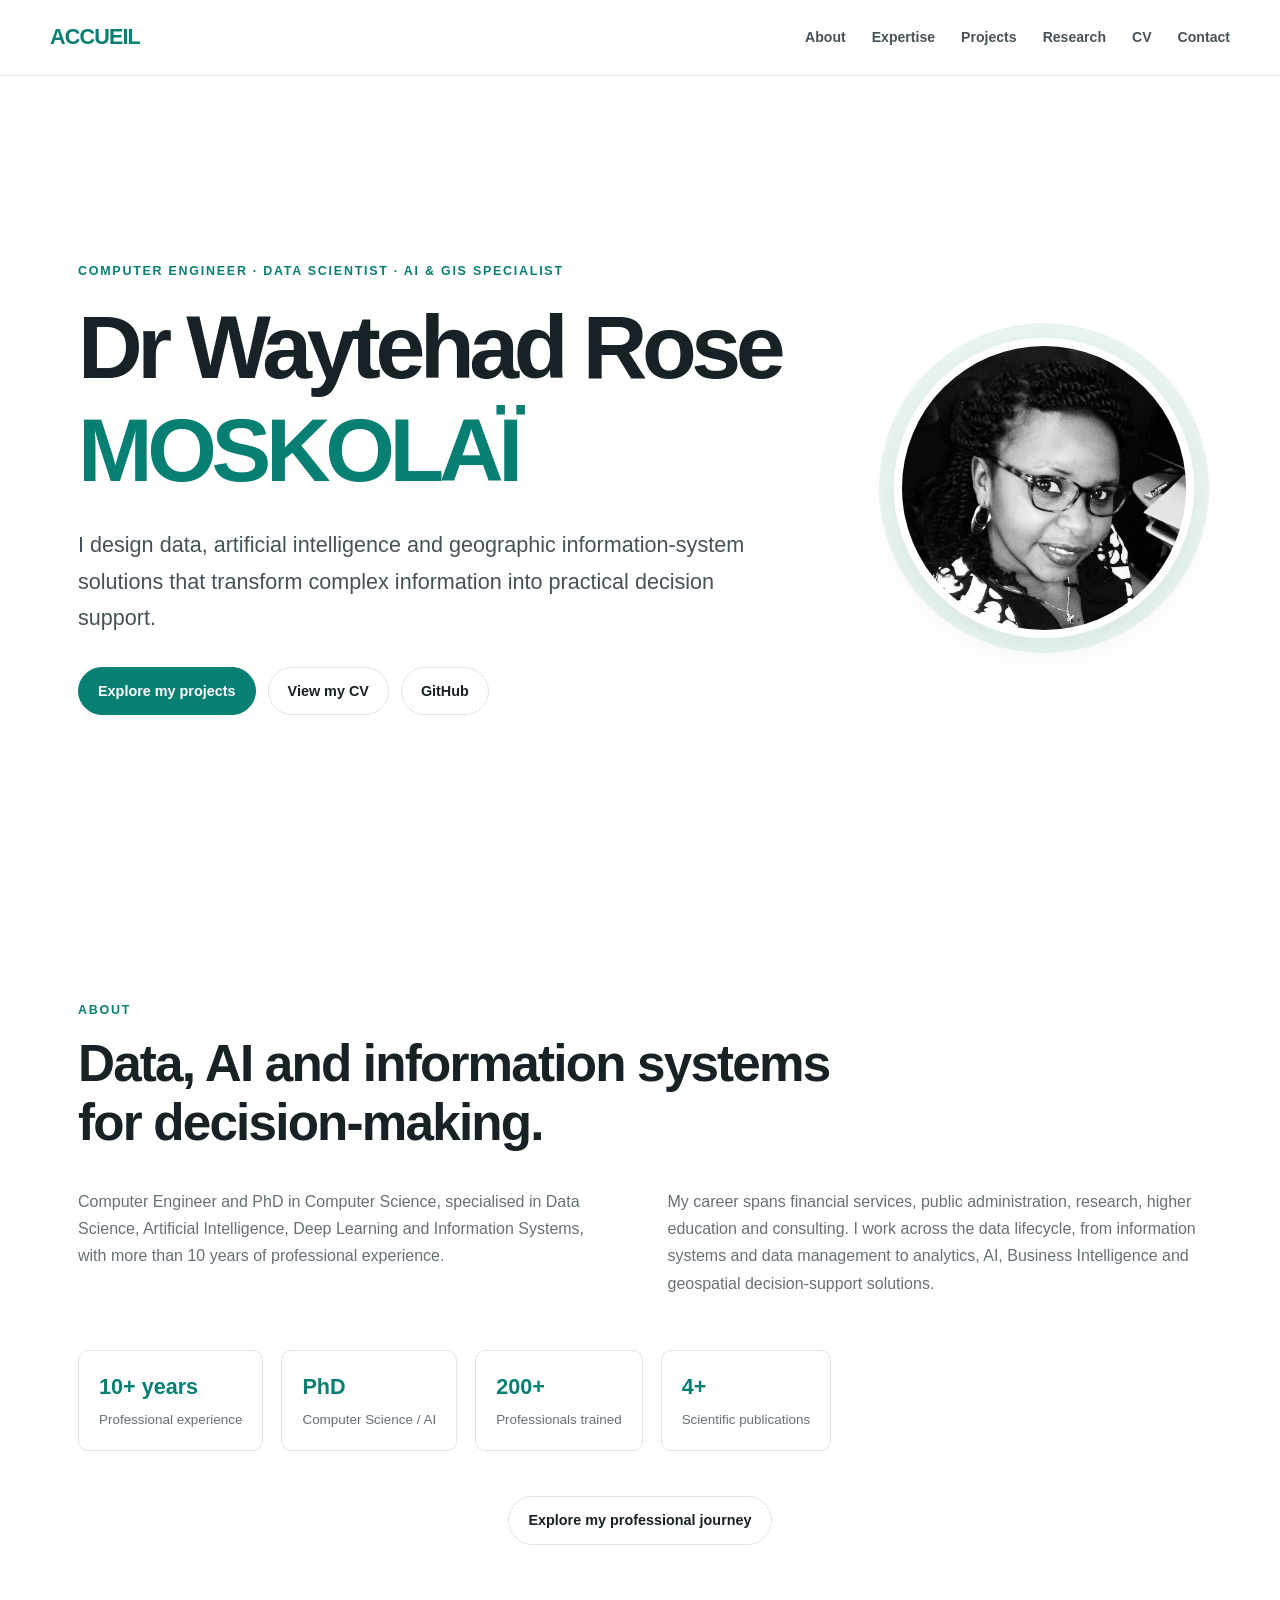
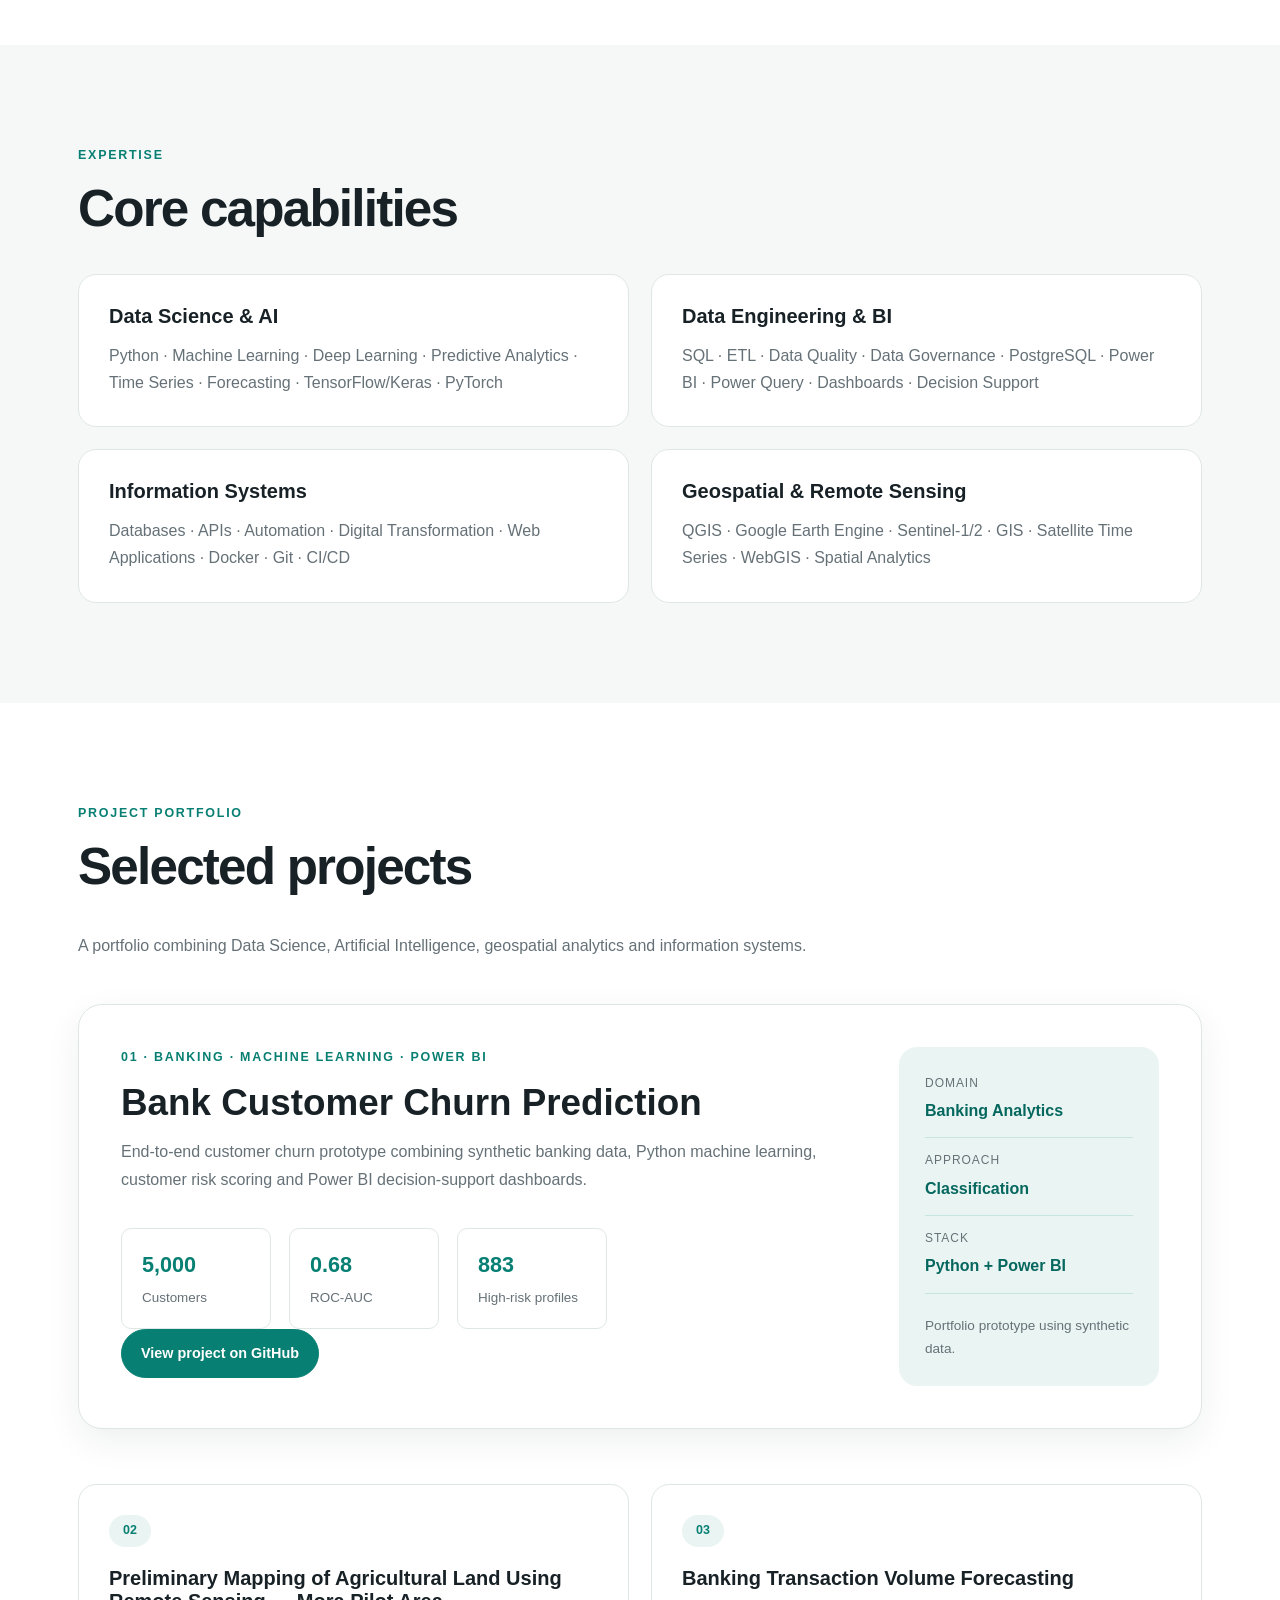
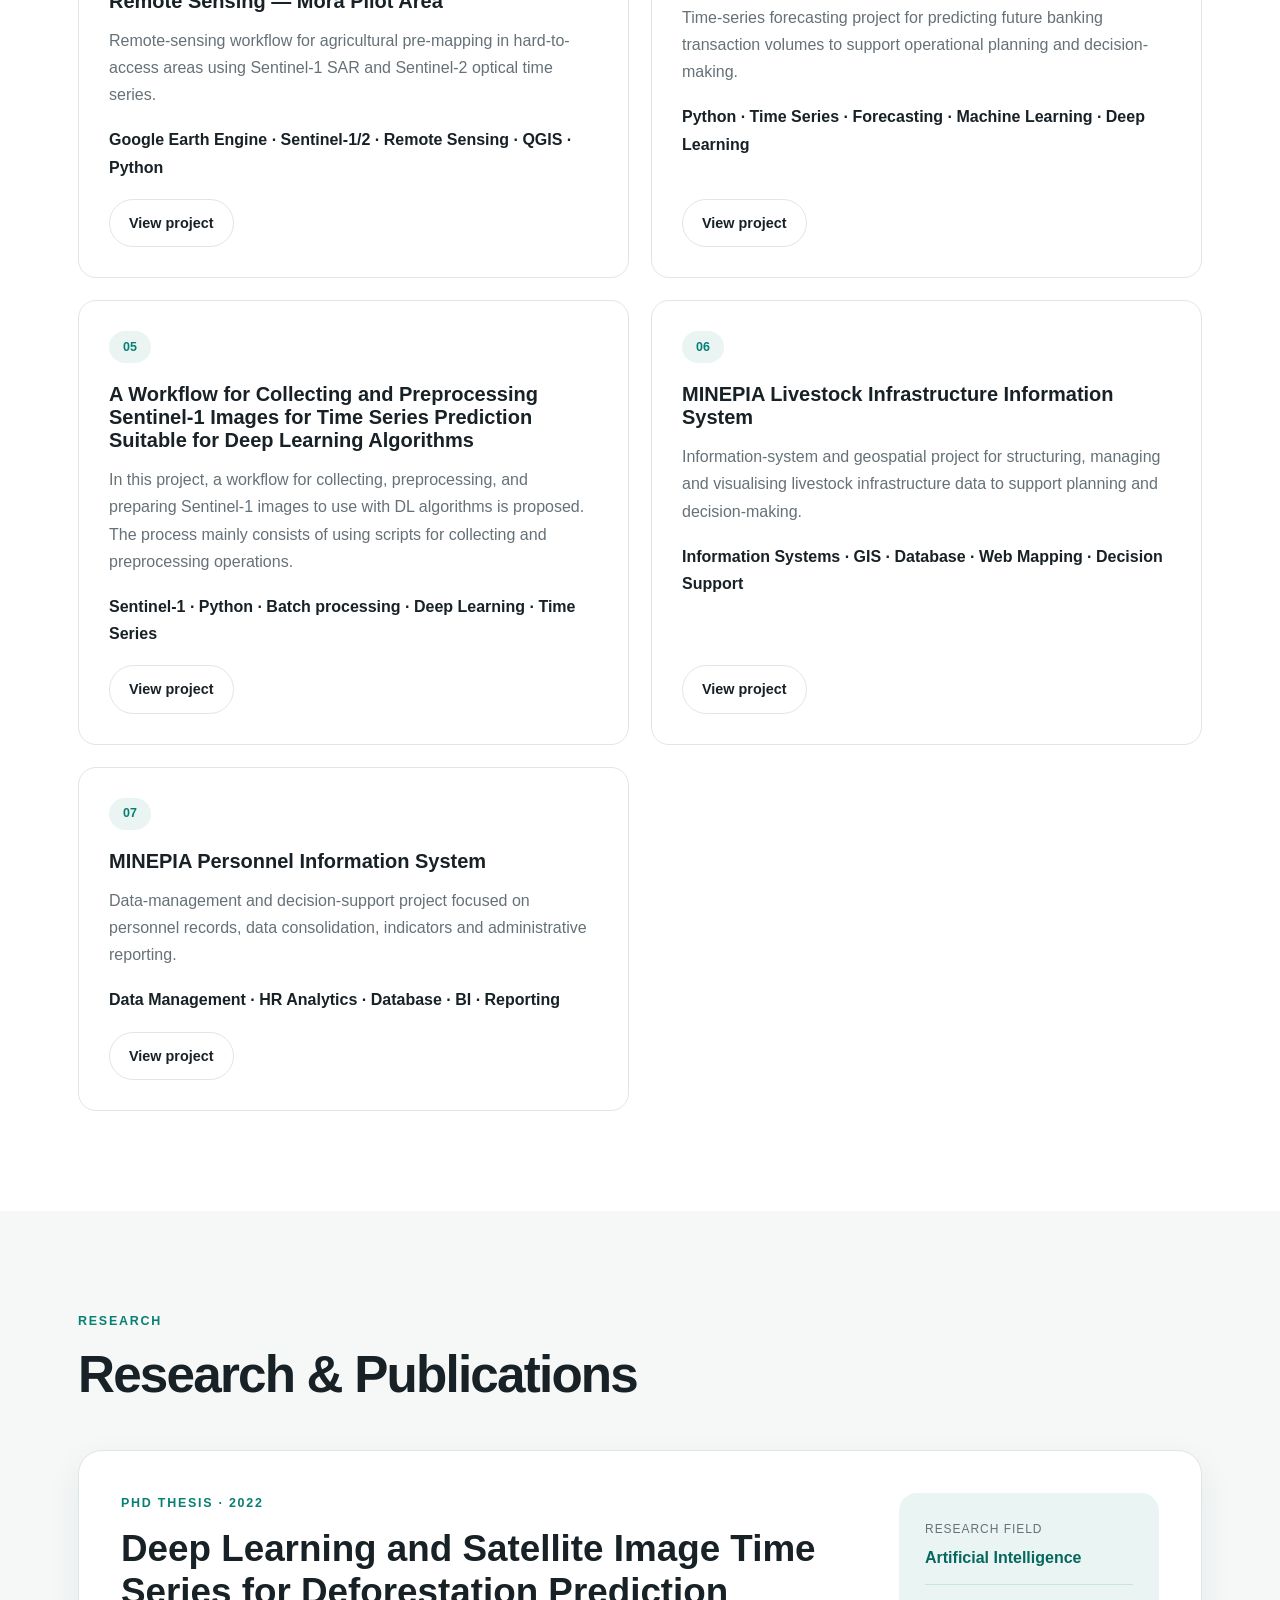
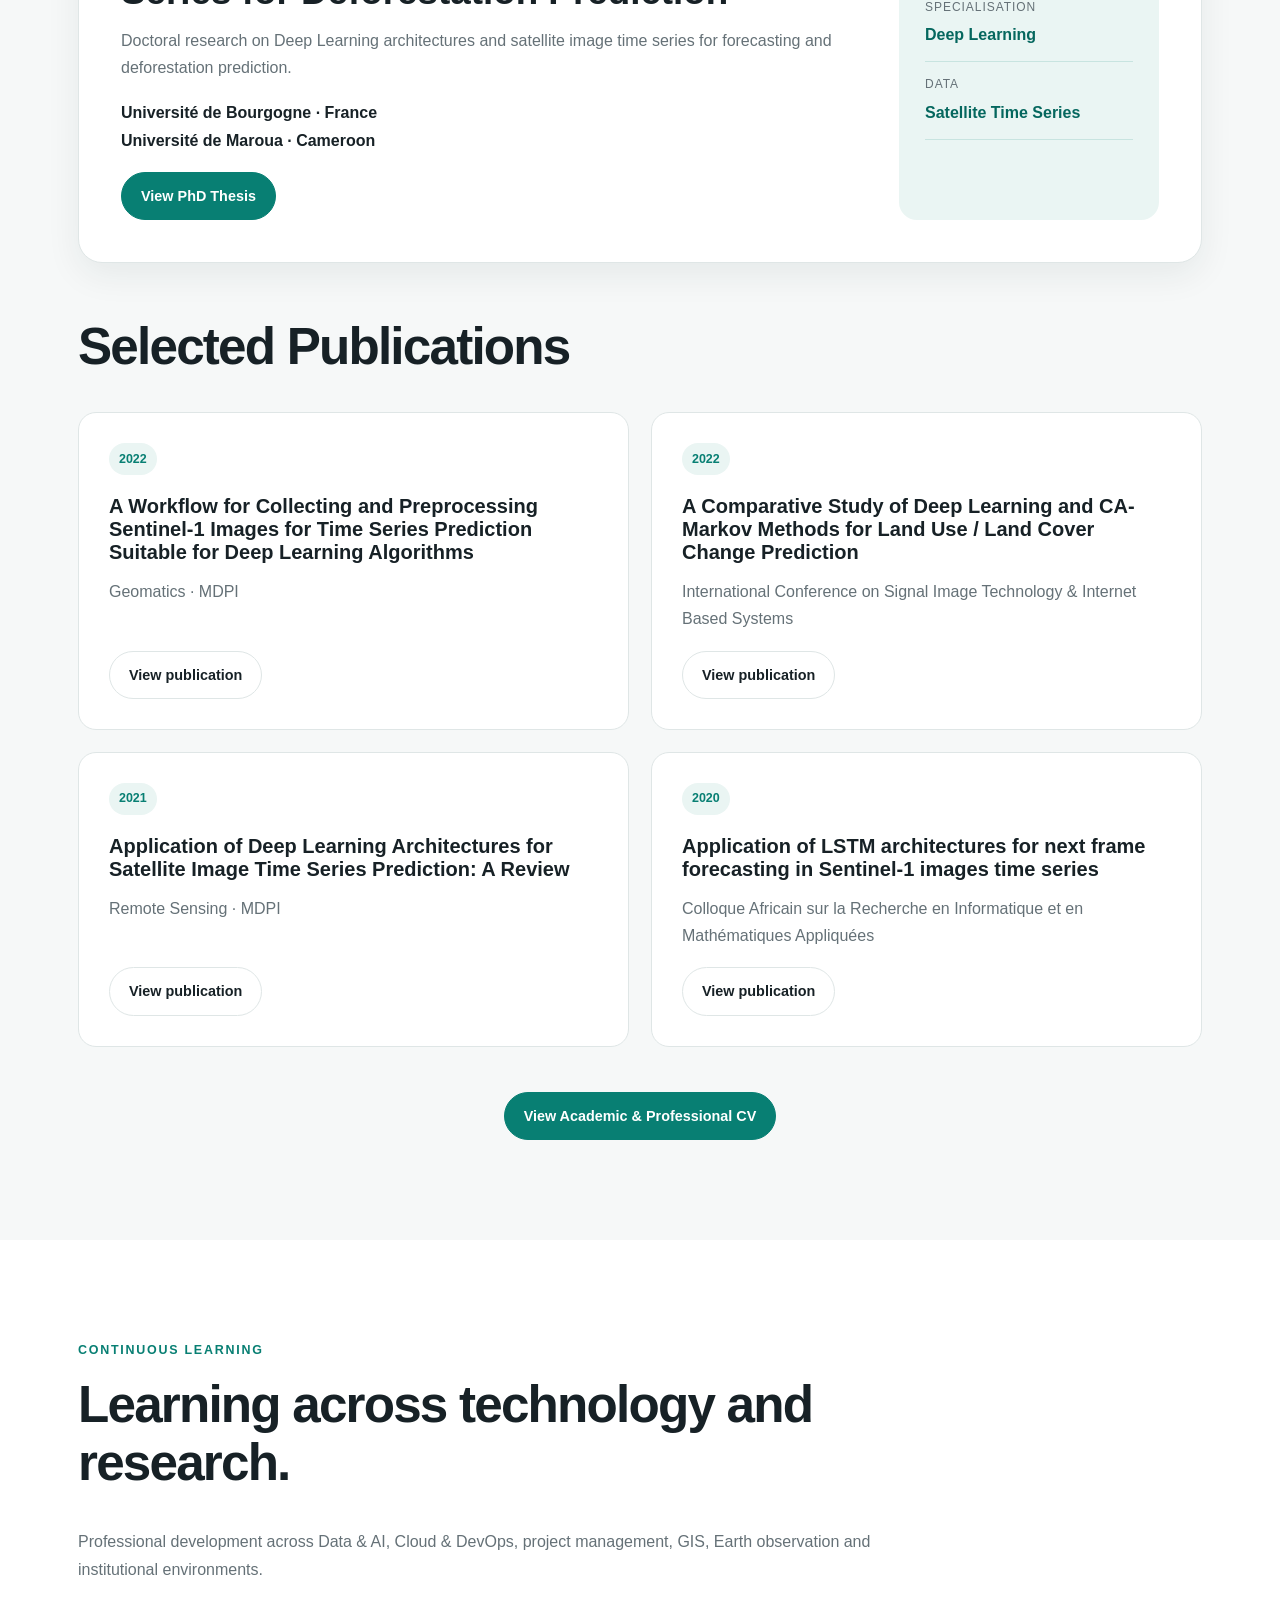
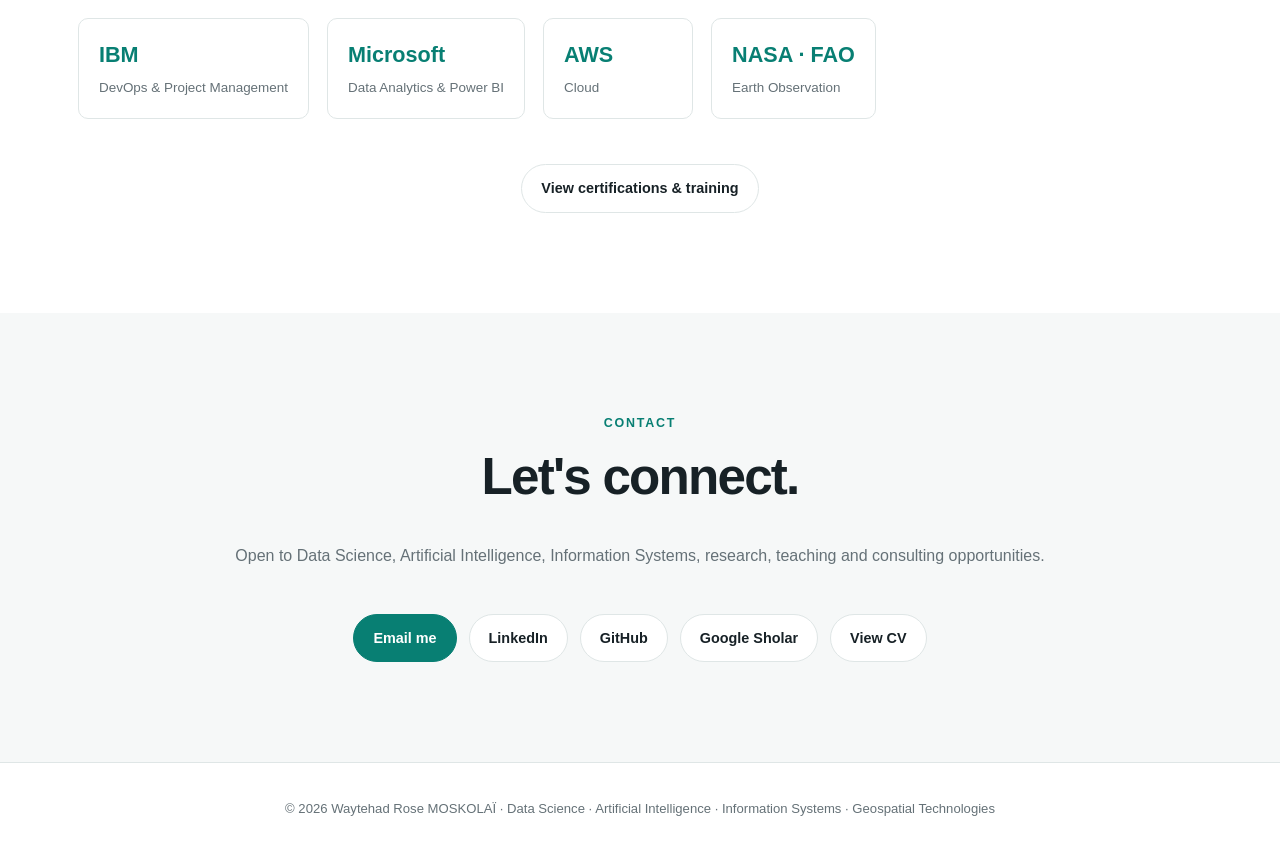
<file: index.html>
<!doctype html>
<html lang="en">

<head>
    <meta charset="utf-8">

    <meta
        name="viewport"
        content="width=device-width, initial-scale=1"
    >

    <meta
        name="description"
        content="Portfolio of Waytehad Rose MOSKOLAÏ — Computer Engineer, Data Scientist, AI and Information Systems Specialist."
    >

    <title>
        Dr Rose MOSKOLAÏ | Data Scientist, AI & GIS Specialist
    </title>

    <link rel="stylesheet" href="style.css">
</head>


<body>

    <!-- =========================================================
         NAVIGATION
    ========================================================== -->

    <header class="nav">

        <a class="brand" href="#home">
            ACCUEIL
        </a>

        <nav>
            <a href="#about">About</a>
            <a href="#expertise">Expertise</a>
            <a href="#projects">Projects</a>
            <a href="#research">Research</a>
            <a href="cv.html">CV</a>
            <a href="#contact">Contact</a>
        </nav>

    </header>


    <main>

        <!-- =====================================================
             01 — HERO
        ====================================================== -->

        <section id="home" class="hero">

            <div>

                <p class="kicker">
                    COMPUTER ENGINEER · DATA SCIENTIST · AI & GIS SPECIALIST
                </p>

                <h1>
                    Dr Waytehad Rose<br>
                    <span>MOSKOLAÏ</span>
                </h1>

                <p class="lead">
                    I design data, artificial intelligence and
                    geographic information-system solutions that transform complex
                    information into practical decision support.
                </p>


                <div class="actions">

                    <a class="btn primary" href="#projects">
                        Explore my projects
                    </a>

                    <a class="btn" href="cv.html">
                        View my CV
                    </a>

                    <a
                        class="btn"
                        href="https://github.com/moskolairose"
                        target="_blank"
                        rel="noopener noreferrer"
                    >
                        GitHub
                    </a>

                </div>

            </div>


            <div class="portrait-wrap">

                <img
                    class="portrait"
                    src="assets/profile.jpg"
                    alt="Waytehad Rose MOSKOLAÏ"
                >

            </div>

        </section>


        <!-- =====================================================
             02 — ABOUT
        ====================================================== -->

        <section id="about" class="section">

            <p class="kicker">
                ABOUT
            </p>

            <h2>
                Data, AI and information systems
                for decision-making.
            </h2>


            <div class="twocol">

                <p>
                    Computer Engineer and PhD in Computer Science,
                    specialised in Data Science, Artificial Intelligence,
                    Deep Learning and Information Systems, with more than
                    10 years of professional experience.
                </p>

                <p>
                    My career spans financial services, public
                    administration, research, higher education and
                    consulting. I work across the data lifecycle,
                    from information systems and data management to
                    analytics, AI, Business Intelligence and
                    geospatial decision-support solutions.
                </p>

            </div>


            <div class="metrics">

                <span>
                    <b>10+ years</b>
                    Professional experience
                </span>

                <span>
                    <b>PhD</b>
                    Computer Science / AI
                </span>

                <span>
                    <b>200+</b>
                    Professionals trained
                </span>

                <span>
                    <b>4+</b>
                    Scientific publications
                </span>

            </div>


            <div class="actions center">

                <a class="btn" href="cv.html">
                    Explore my professional journey
                </a>

            </div>

        </section>


        <!-- =====================================================
             03 — EXPERTISE
        ====================================================== -->

        <section id="expertise" class="section alt">

            <p class="kicker">
                EXPERTISE
            </p>

            <h2>
                Core capabilities
            </h2>


            <div class="cards">

                <article>

                    <h3>
                        Data Science & AI
                    </h3>

                    <p>
                        Python · Machine Learning · Deep Learning ·
                        Predictive Analytics · Time Series · Forecasting ·
                        TensorFlow/Keras · PyTorch
                    </p>

                </article>


                <article>

                    <h3>
                        Data Engineering & BI
                    </h3>

                    <p>
                        SQL · ETL · Data Quality · Data Governance ·
                        PostgreSQL · Power BI · Power Query ·
                        Dashboards · Decision Support
                    </p>

                </article>


                <article>

                    <h3>
                        Information Systems
                    </h3>

                    <p>
                        Databases · APIs · Automation ·
                        Digital Transformation · Web Applications ·
                        Docker · Git · CI/CD
                    </p>

                </article>


                <article>

                    <h3>
                        Geospatial & Remote Sensing
                    </h3>

                    <p>
                        QGIS · Google Earth Engine · Sentinel-1/2 ·
                        GIS · Satellite Time Series · WebGIS ·
                        Spatial Analytics
                    </p>

                </article>

            </div>

        </section>


        <!-- =====================================================
             04 — FEATURED PROJECTS
        ====================================================== -->

        <section id="projects" class="section">

            <p class="kicker">
                PROJECT PORTFOLIO
            </p>

            <h2>
                Selected projects
            </h2>

            <p>
                A portfolio combining Data Science,
                Artificial Intelligence, geospatial analytics and
                information systems.
            </p>


            <!-- =================================================
                 PROJECT 01
            ================================================== -->

            <article class="project">

                <div>

                    <p class="kicker">
                        01 · BANKING · MACHINE LEARNING · POWER BI
                    </p>

                    <h3>
                        Bank Customer Churn Prediction
                    </h3>

                    <p>
                        End-to-end customer churn prototype combining
                        synthetic banking data, Python machine learning,
                        customer risk scoring and Power BI
                        decision-support dashboards.
                    </p>


                    <div class="metrics">

                        <span>
                            <b>5,000</b>
                            Customers
                        </span>

                        <span>
                            <b>0.68</b>
                            ROC-AUC
                        </span>

                        <span>
                            <b>883</b>
                            High-risk profiles
                        </span>

                    </div>


                    <a
                        class="btn primary"
                        href="https://github.com/moskolairose/bank-customer-churn-prediction"
                        target="_blank"
                        rel="noopener noreferrer"
                    >
                        View project on GitHub
                    </a>

                </div>


                <div class="panel">

                    <div>
                        <small>Domain</small>
                        <strong>Banking Analytics</strong>
                    </div>

                    <div>
                        <small>Approach</small>
                        <strong>Classification</strong>
                    </div>

                    <div>
                        <small>Stack</small>
                        <strong>Python + Power BI</strong>
                    </div>

                    <p>
                        Portfolio prototype using synthetic data.
                    </p>

                </div>

            </article>


            <!-- =================================================
                 PROJECTS GRID
            ================================================== -->

            <div class="next">


                <!-- PROJECT 02 -->

                <article>

                    <span>02</span>

                    <h3>
                        Preliminary Mapping of Agricultural Land Using Remote Sensing — 
                        Mora Pilot Area
                        
                    </h3>

                    <p>
                        Remote-sensing workflow for agricultural
                        pre-mapping in hard-to-access areas using
                        Sentinel-1 SAR and Sentinel-2 optical
                        time series.
                    </p>

                    <p>
                        <strong>
                            Google Earth Engine · Sentinel-1/2 ·
                            Remote Sensing · QGIS · Python
                        </strong>
                    </p>

                    <a
                        class="btn"
                        href="https://github.com/moskolairose/RGAE_Mora_Precartographie"
                        target="_blank"
                        rel="noopener noreferrer"
                    >
                        View project
                    </a>

                </article>


                <!-- PROJECT 03 -->

                <article>

                    <span>03</span>

                    <h3>
                        Banking Transaction Volume Forecasting
                    </h3>

                    <p>
                        Time-series forecasting project for predicting
                        future banking transaction volumes to support
                        operational planning and decision-making.
                    </p>

                    <p>
                        <strong>
                            Python · Time Series · Forecasting ·
                            Machine Learning · Deep Learning
                        </strong>
                    </p>

                    <a
                        class="btn"
                        href="https://github.com/moskolairose/RGAE_Mora_Precartographie"
                        target="_blank"
                        rel="noopener noreferrer"
                    >
                        View project
                    </a>

                </article>


                <!-- PROJECT 04 -->

                

                <!-- PROJECT 05 -->

                <article>

                    <span>05</span>

                    <h3>
                        A Workflow for Collecting and Preprocessing Sentinel-1 Images
                        for Time Series Prediction Suitable for Deep Learning Algorithms
                    </h3>

                    <p>
                        In this project, a workflow for collecting, preprocessing, and preparing
Sentinel-1 images to use with DL algorithms is proposed. The process mainly consists of using
scripts for collecting and preprocessing operations. 
                    </p>

                    <p>
                        <strong>
                            Sentinel-1 · Python · Batch processing ·
                            Deep Learning · Time Series
                        </strong>
                    </p>

                    <a
                        class="btn"
                        href="https://github.com/moskolairose/sentinel1-sits-deep-learning"
                        target="_blank"
                        rel="noopener noreferrer"
                    >
                        View project
                    </a>

                </article>


                <!-- PROJECT 06 -->

                <article>

                    <span>06</span>

                    <h3>
                        MINEPIA Livestock Infrastructure
                        Information System
                    </h3>

                    <p>
                        Information-system and geospatial project for
                        structuring, managing and visualising livestock
                        infrastructure data to support planning and
                        decision-making.
                    </p>

                    <p>
                        <strong>
                            Information Systems · GIS · Database ·
                            Web Mapping · Decision Support
                        </strong>
                    </p>

                    <a
                        class="btn"
                        href="https://github.com/moskolairose/webgis-patrimoine-minepia"
                        target="_blank"
                        rel="noopener noreferrer"
                    >
                        View project
                    </a>

                </article>


                <!-- PROJECT 07 -->

                <article>

                    <span>07</span>

                    <h3>
                        MINEPIA Personnel Information System
                    </h3>

                    <p>
                        Data-management and decision-support project
                        focused on personnel records, data consolidation,
                        indicators and administrative reporting.
                    </p>

                    <p>
                        <strong>
                            Data Management · HR Analytics · Database ·
                            BI · Reporting
                        </strong>
                    </p>

                    <a
                        class="btn"
                        href="https://github.com/moskolairose/RGAE_Mora_Precartographie"
                        target="_blank"
                        rel="noopener noreferrer"
                    >
                        View project
                    </a>

                </article>

            </div>

        </section>


        <!-- =====================================================
             05 — RESEARCH & PUBLICATIONS
        ====================================================== -->

        <section id="research" class="section alt">

            <p class="kicker">
                RESEARCH
            </p>

            <h2>
                Research & Publications
            </h2>


            <!-- =================================================
                 PHD THESIS
            ================================================== -->

            <article class="project">

                <div>

                    <p class="kicker">
                        PHD THESIS · 2022
                    </p>

                    <h3>
                        Deep Learning and Satellite Image Time Series
                        for Deforestation Prediction
                    </h3>

                    <p>
                        Doctoral research on Deep Learning architectures
                        and satellite image time series for forecasting
                        and deforestation prediction.
                    </p>

                    <p>
                        <strong>
                            Université de Bourgogne · France<br>
                            Université de Maroua · Cameroon
                        </strong>
                    </p>


                    <a
                        class="btn primary"
                        href="https://www.theses.fr/s219353"
                        target="_blank"
                        rel="noopener noreferrer"
                    >
                        View PhD Thesis
                    </a>

                </div>


                <div class="panel">

                    <div>
                        <small>Research field</small>
                        <strong>Artificial Intelligence</strong>
                    </div>

                    <div>
                        <small>Specialisation</small>
                        <strong>Deep Learning</strong>
                    </div>

                    <div>
                        <small>Data</small>
                        <strong>Satellite Time Series</strong>
                    </div>

                </div>

            </article>


            <!-- =================================================
                 PUBLICATIONS
            ================================================== -->

            <h2>
                Selected Publications
            </h2>


            <div class="next">


                <!-- PUBLICATION 01 -->

                <article>

                    <span>
                        2022
                    </span>

                    <h3>
                        A Workflow for Collecting and Preprocessing
                        Sentinel-1 Images for Time Series Prediction
                        Suitable for Deep Learning Algorithms
                    </h3>

                    <p>
                        Geomatics · MDPI
                    </p>

                    <a
                        class="btn"
                        href="https://doi.org/10.3390/geomatics2040024"
                        target="_blank"
                        rel="noopener noreferrer"
                    >
                        View publication
                    </a>

                </article>


                <!-- PUBLICATION 02 -->

                <article>

                    <span>
                        2022
                    </span>

                    <h3>
                        A Comparative Study of Deep Learning and
                        CA-Markov Methods for Land Use / Land Cover
                        Change Prediction
                    </h3>

                    <p>
                        International Conference on Signal Image
                        Technology & Internet Based Systems
                    </p>

                    <a
                        class="btn"
                        href="https://ieeexplore.ieee.org/abstract/document/10090118"
                        target="_blank"
                        rel="noopener noreferrer"
                    >
                        View publication
                    </a>

                </article>


                <!-- PUBLICATION 03 -->

                <article>

                    <span>
                        2021
                    </span>

                    <h3>
                        Application of Deep Learning Architectures
                        for Satellite Image Time Series Prediction:
                        A Review
                    </h3>

                    <p>
                        Remote Sensing · MDPI
                    </p>

                    <a
                        class="btn"
                        href="https://doi.org/10.3390/rs13234822"
                        target="_blank"
                        rel="noopener noreferrer"
                    >
                        View publication
                    </a>

                </article>


                <!-- PUBLICATION 04 -->

                <article>

                    <span>
                        2020
                    </span>

                    <h3>
                        Application of LSTM architectures for next frame
                        forecasting in Sentinel-1 images time series
                    </h3>

                    <p>
                        Colloque Africain sur la Recherche en Informatique
                        et en Mathématiques Appliquées
                    </p>

                    <a
                        class="btn"
                        href="https://inria.hal.science/CARI2020/hal-02926060"
                        target="_blank"
                        rel="noopener noreferrer"
                    >
                        View publication
                    </a>

                </article>

            </div>


            <div class="actions center">

                <a class="btn primary" href="cv.html">
                    View Academic & Professional CV
                </a>

            </div>

        </section>


        <!-- =====================================================
             06 — CONTINUOUS LEARNING
        ====================================================== -->

        <section class="section">

            <p class="kicker">
                CONTINUOUS LEARNING
            </p>

            <h2>
                Learning across technology and research.
            </h2>

            <p>
                Professional development across Data & AI,
                Cloud & DevOps, project management, GIS,
                Earth observation and institutional environments.
            </p>


            <div class="metrics">

                <span>
                    <b>IBM</b>
                    DevOps & Project Management
                </span>

                <span>
                    <b>Microsoft</b>
                    Data Analytics & Power BI
                </span>

                <span>
                    <b>AWS</b>
                    Cloud
                </span>

                <span>
                    <b>NASA · FAO</b>
                    Earth Observation
                </span>

            </div>


            <div class="actions center">

                <a class="btn" href="cv.html#certifications">
                    View certifications & training
                </a>

            </div>

        </section>


        <!-- =====================================================
             07 — CONTACT
        ====================================================== -->

        <section id="contact" class="section alt contact">

            <p class="kicker">
                CONTACT
            </p>

            <h2>
                Let's connect.
            </h2>

            <p>
                Open to Data Science, Artificial Intelligence,
                Information Systems, research, teaching and
                consulting opportunities.
            </p>


            <div class="actions center">

                <a
                    class="btn primary"
                    href="mailto:rose.moskolai@gmail.com"
                >
                    Email me
                </a>

                <a
                    class="btn"
                    href="https://www.linkedin.com/in/rose-moskolai"
                    target="_blank"
                    rel="noopener noreferrer"
                >
                    LinkedIn
                </a>

                <a
                    class="btn"
                    href="https://github.com/moskolairose"
                    target="_blank"
                    rel="noopener noreferrer"
                >
                    GitHub
                </a>

                <a
                    class="btn"
                    href="https://scholar.google.com/citations?user=8A2KzAEAAAAJ&hl=fr"
                    target="_blank"
                    rel="noopener noreferrer"
                >
                    Google Sholar
                </a>

                <a
                    class="btn"
                    href="cv.html"
                >
                    View CV
                </a>

            </div>

        </section>

    </main>


    <!-- =========================================================
         FOOTER
    ========================================================== -->

    <footer>
        © 2026 Waytehad Rose MOSKOLAÏ ·
        Data Science · Artificial Intelligence ·
        Information Systems · Geospatial Technologies
    </footer>

</body>

</html>
</file>
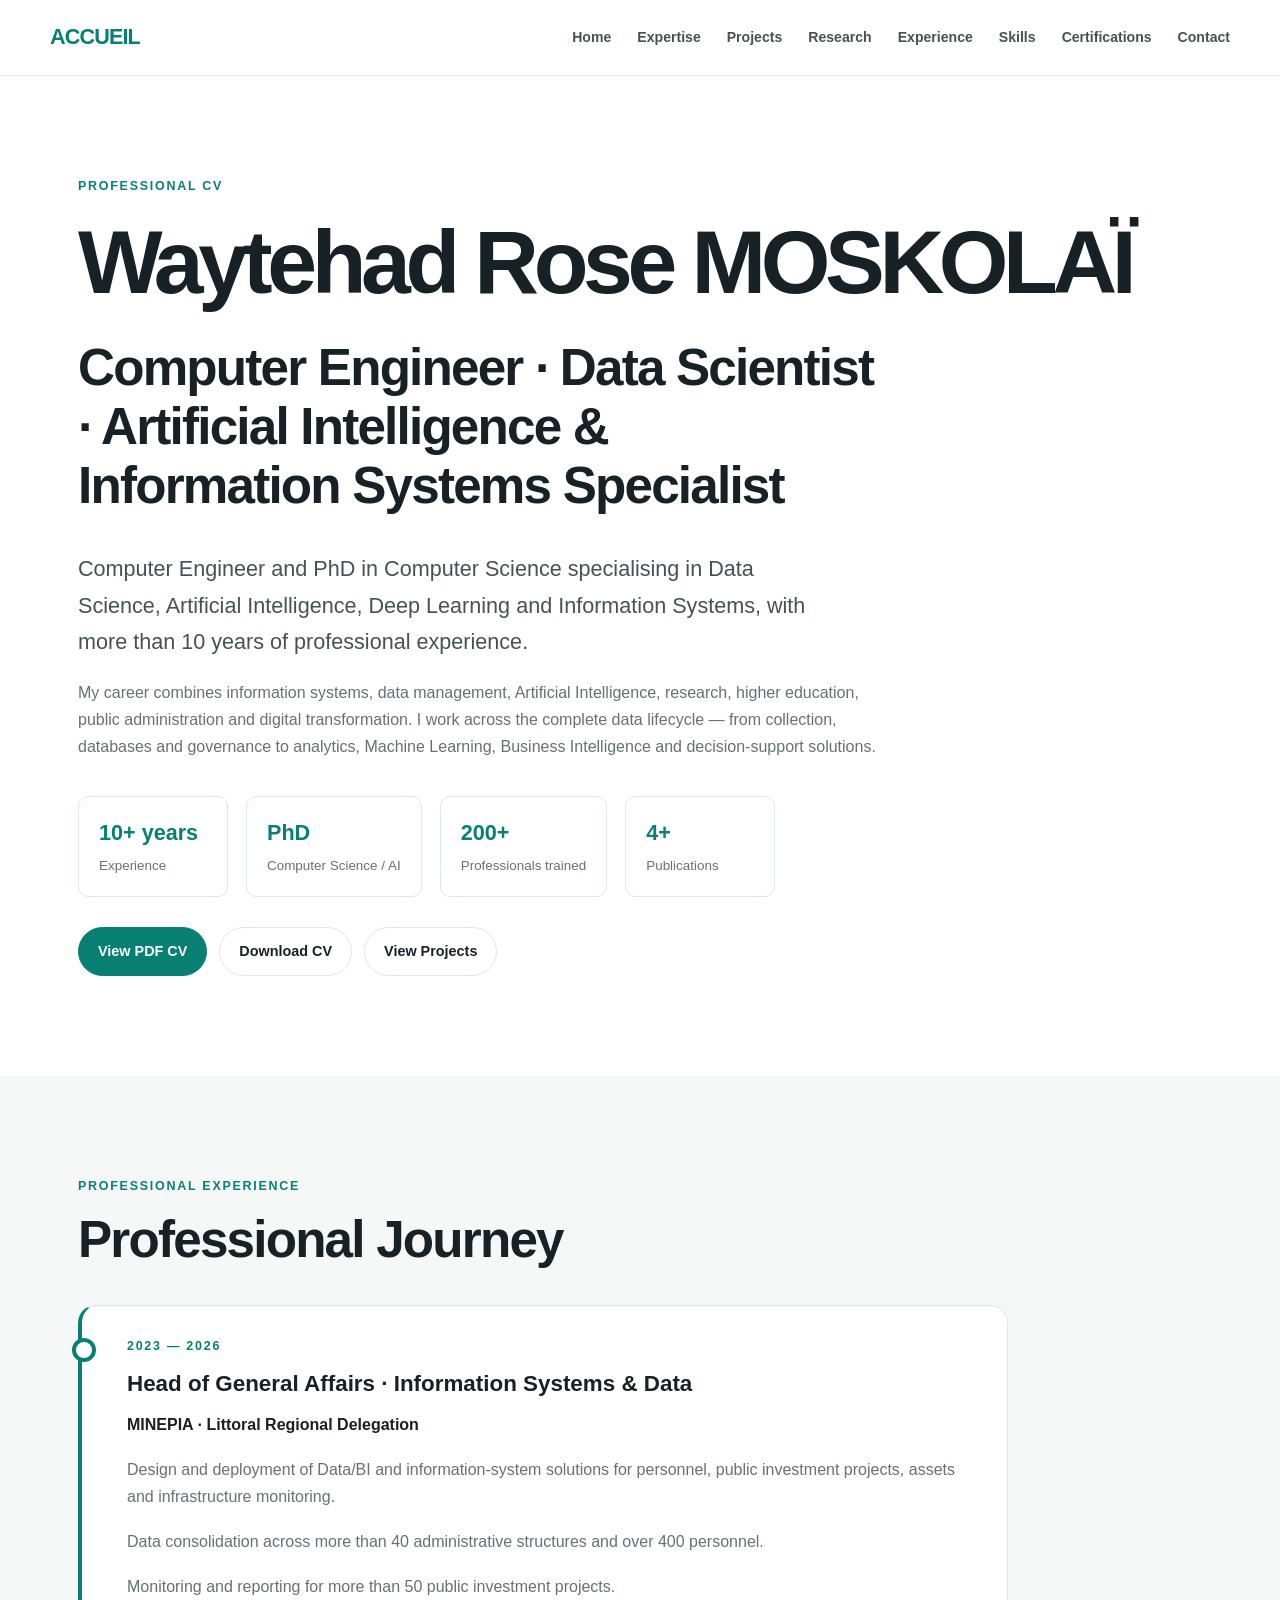
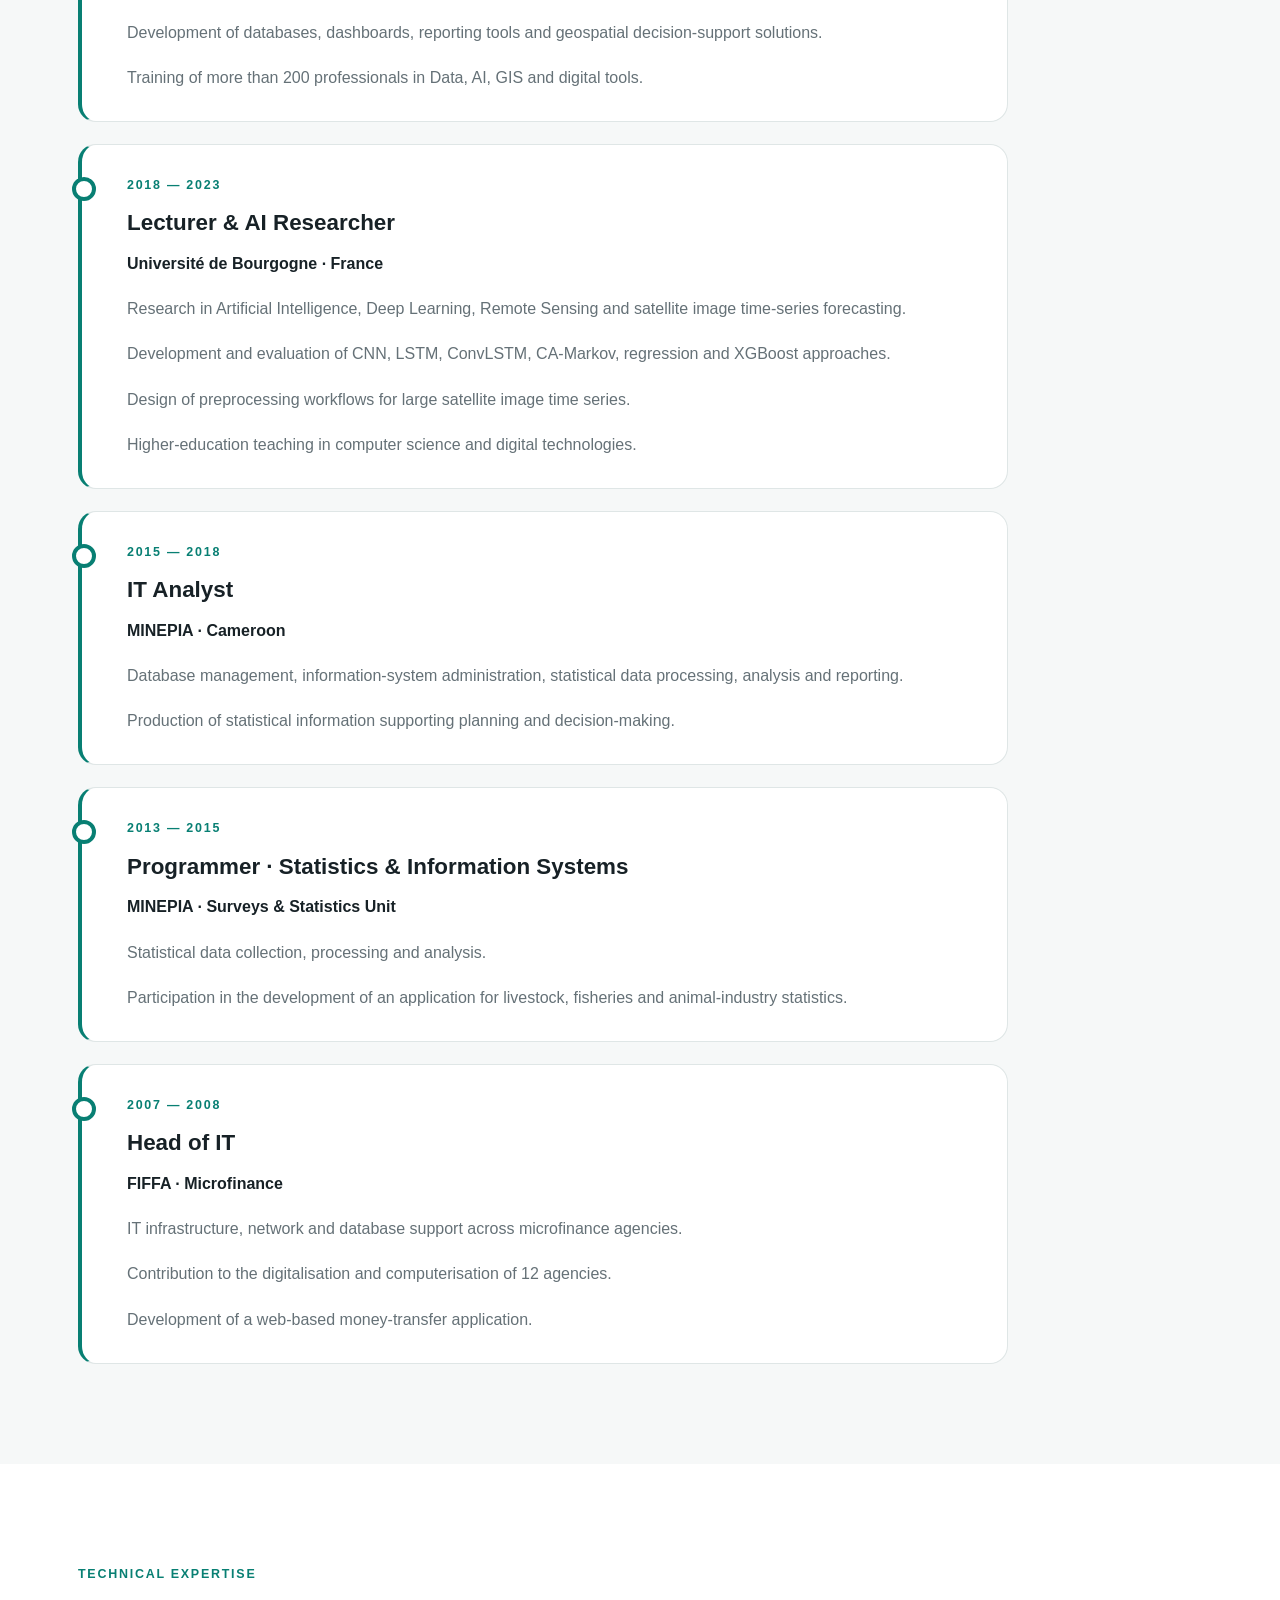
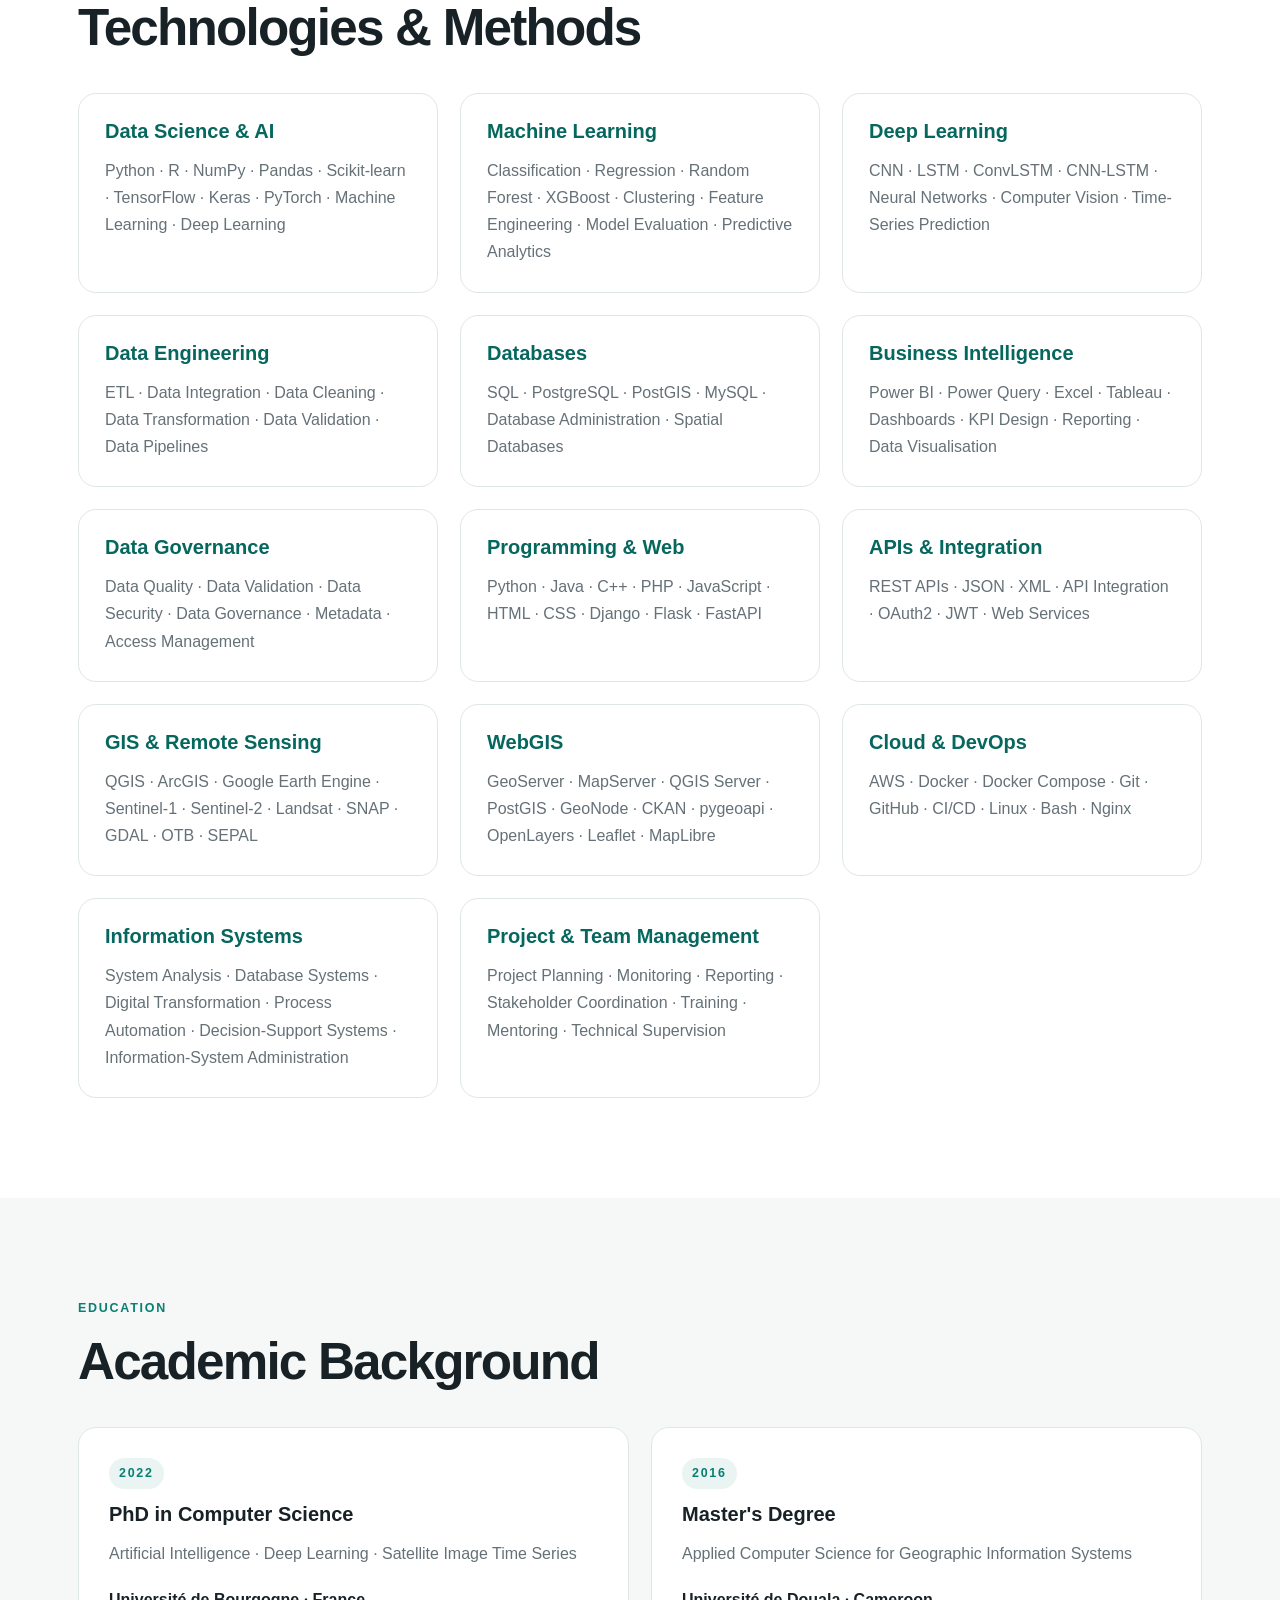
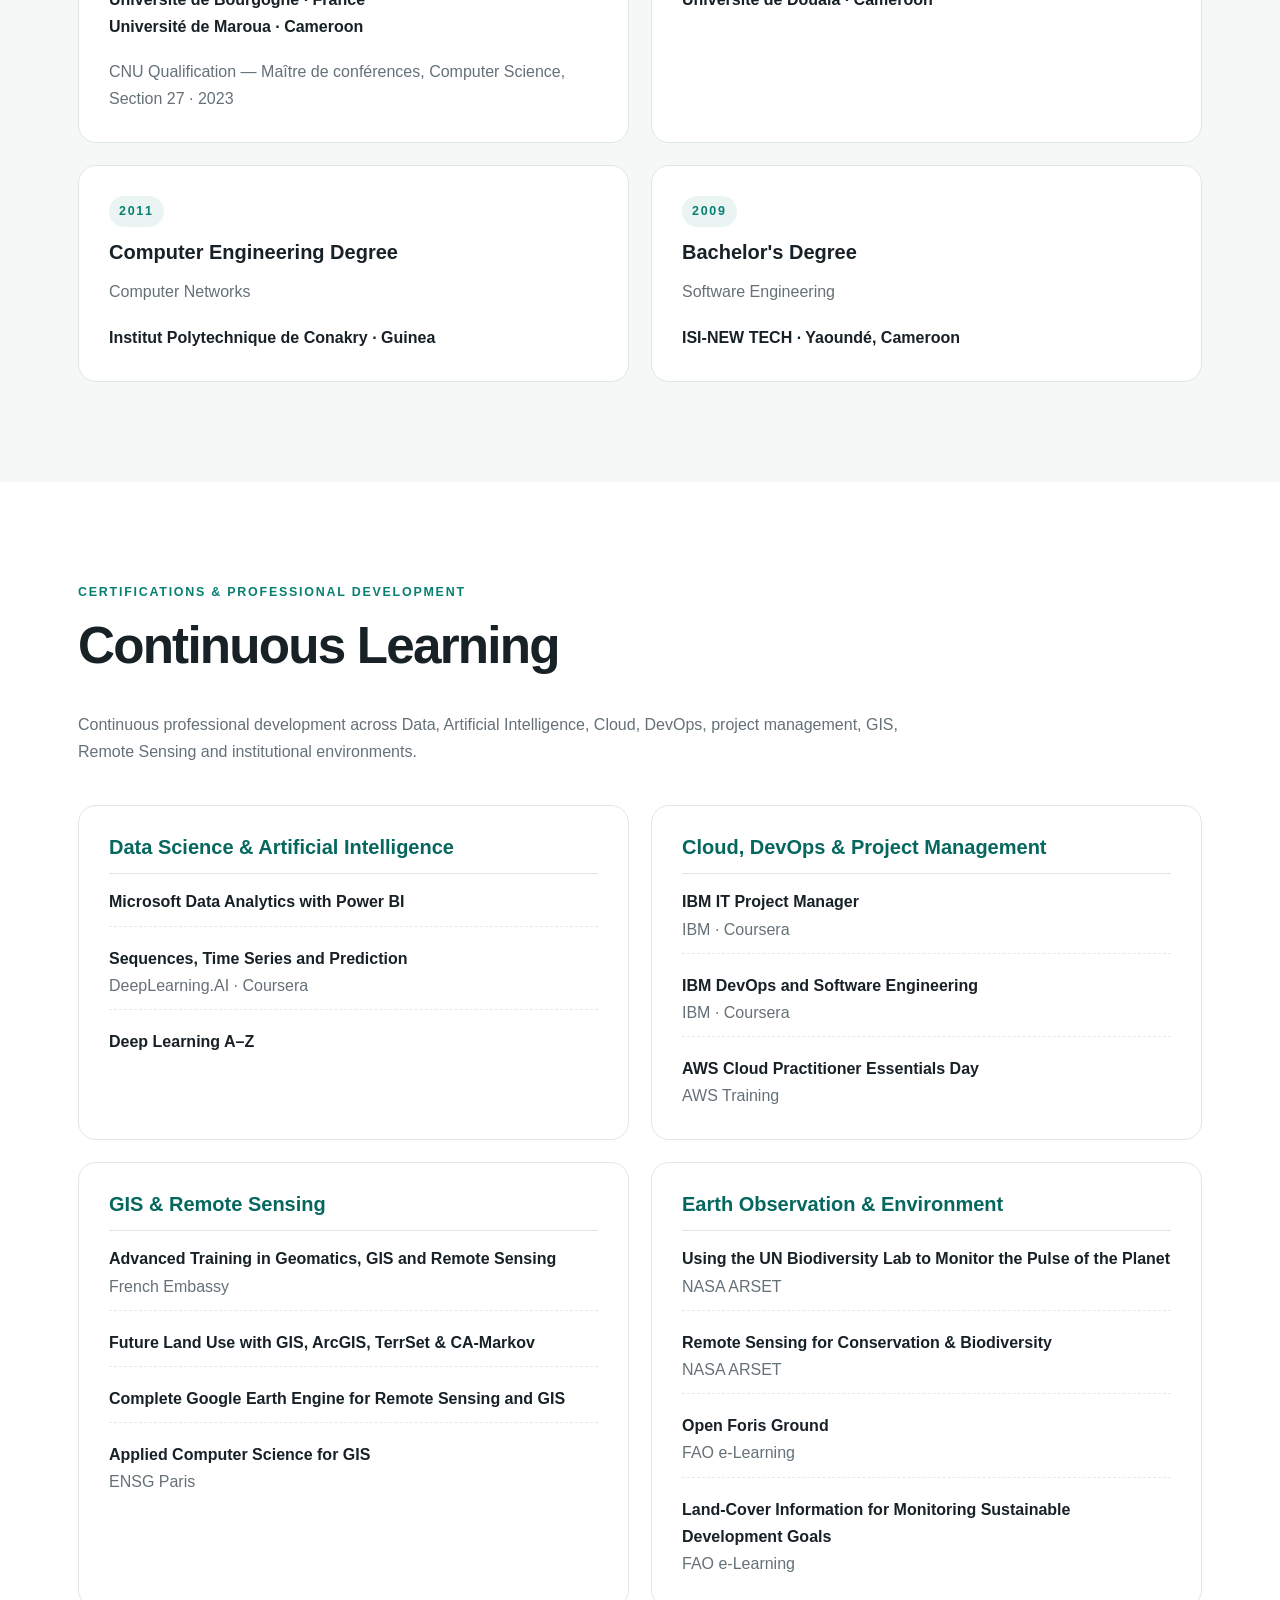
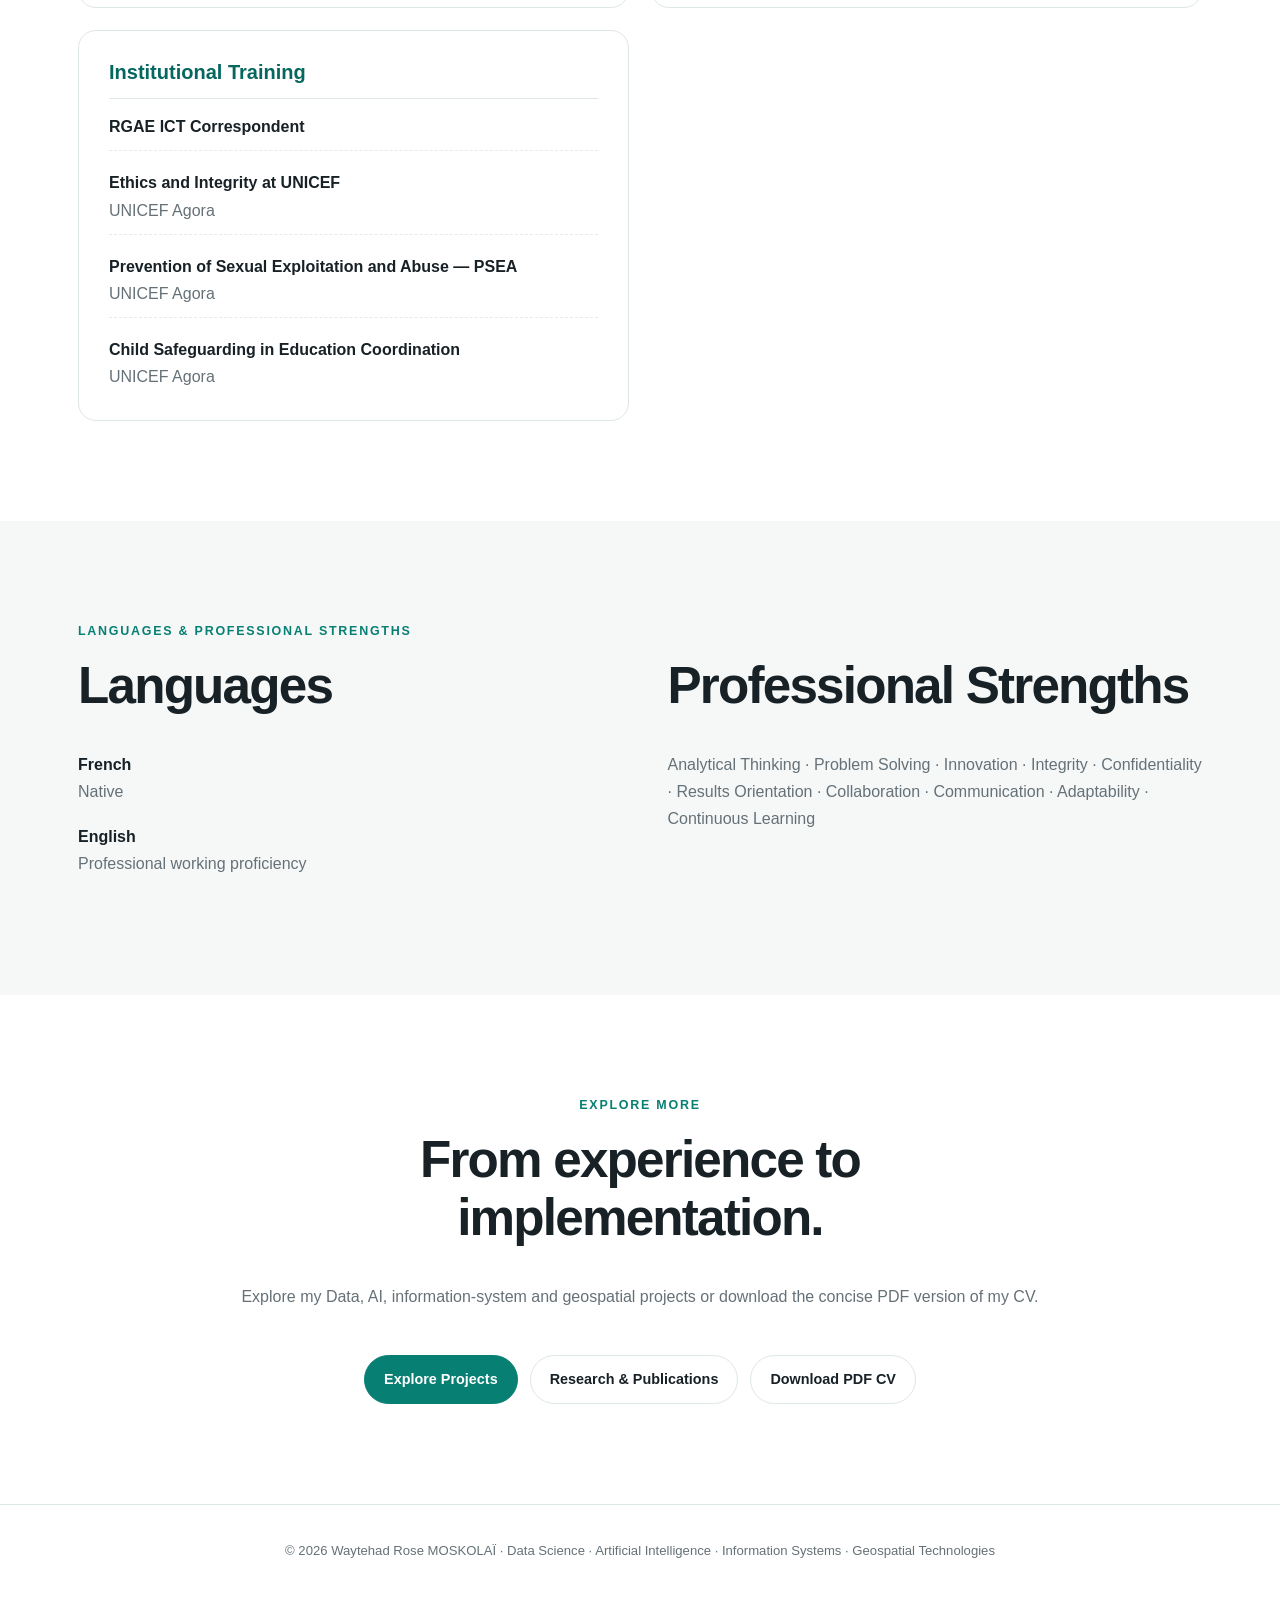
<file: cv.html>
<!doctype html>
<html lang="en">

<head>

    <meta charset="utf-8">

    <meta
        name="viewport"
        content="width=device-width, initial-scale=1"
    >

    <meta
        name="description"
        content="Professional CV of Waytehad Rose MOSKOLAÏ — Computer Engineer, Data Scientist, AI and Information Systems Specialist."
    >

    <title>
        CV | Waytehad Rose MOSKOLAÏ
    </title>

    <link rel="stylesheet" href="style.css">

</head>


<body>

    <!-- =========================================================
         NAVIGATION
    ========================================================== -->

    <header class="nav">

        <a class="brand" href="index.html">
            ACCUEIL
        </a>

        <nav>
            <a href="index.html">Home</a>
            <a href="index.html#expertise">Expertise</a>
            <a href="index.html#projects">Projects</a>
            <a href="index.html#research">Research</a>
            <a href="#experience">Experience</a>
            <a href="#skills">Skills</a>
            <a href="#certifications">Certifications</a>
            <a href="index.html#contact">Contact</a>
        </nav>

    </header>


    <main>

        <!-- =====================================================
             01 — PROFILE
        ====================================================== -->

        <section class="section">

            <p class="kicker">
                PROFESSIONAL CV
            </p>

            <h1>
                Waytehad Rose MOSKOLAÏ
            </h1>

            <h2>
                Computer Engineer · Data Scientist ·
                Artificial Intelligence & Information Systems Specialist
            </h2>


            <p class="lead">
                Computer Engineer and PhD in Computer Science
                specialising in Data Science, Artificial Intelligence,
                Deep Learning and Information Systems, with more than
                10 years of professional experience.
            </p>

            <p>
                My career combines information systems, data management,
                Artificial Intelligence, research, higher education,
                public administration and digital transformation.
                I work across the complete data lifecycle — from
                collection, databases and governance to analytics,
                Machine Learning, Business Intelligence and
                decision-support solutions.
            </p>


            <div class="metrics">

                <span>
                    <b>10+ years</b>
                    Experience
                </span>

                <span>
                    <b>PhD</b>
                    Computer Science / AI
                </span>

                <span>
                    <b>200+</b>
                    Professionals trained
                </span>

                <span>
                    <b>4+</b>
                    Publications
                </span>

            </div>


            <div class="actions">

                <a
                    class="btn primary"
                    href="assets/CV_Rose_Moskolai.pdf"
                    target="_blank"
                >
                    View PDF CV
                </a>

                <a
                    class="btn"
                    href="assets/CV_Rose_Moskolai.pdf"
                    download
                >
                    Download CV
                </a>

                <a
                    class="btn"
                    href="index.html#projects"
                >
                    View Projects
                </a>

            </div>

        </section>


        <!-- =====================================================
             02 — EXPERIENCE
        ====================================================== -->

        <section id="experience" class="section alt">

            <p class="kicker">
                PROFESSIONAL EXPERIENCE
            </p>

            <h2>
                Professional Journey
            </h2>


            <div class="cards">


                <!-- EXPERIENCE 01 -->

                <article>

                    <p class="kicker">
                        2023 — 2026
                    </p>

                    <h3>
                        Head of General Affairs ·
                        Information Systems & Data
                    </h3>

                    <p>
                        <strong>
                            MINEPIA · Littoral Regional Delegation
                        </strong>
                    </p>

                    <p>
                        Design and deployment of Data/BI and
                        information-system solutions for personnel,
                        public investment projects, assets and
                        infrastructure monitoring.
                    </p>

                    <p>
                        Data consolidation across more than 40
                        administrative structures and over
                        400 personnel.
                    </p>

                    <p>
                        Monitoring and reporting for more than
                        50 public investment projects.
                    </p>

                    <p>
                        Development of databases, dashboards,
                        reporting tools and geospatial
                        decision-support solutions.
                    </p>

                    <p>
                        Training of more than 200 professionals
                        in Data, AI, GIS and digital tools.
                    </p>

                </article>


                <!-- EXPERIENCE 02 -->

                <article>

                    <p class="kicker">
                        2018 — 2023
                    </p>

                    <h3>
                        Lecturer & AI Researcher
                    </h3>

                    <p>
                        <strong>
                            Université de Bourgogne · France
                        </strong>
                    </p>

                    <p>
                        Research in Artificial Intelligence,
                        Deep Learning, Remote Sensing and
                        satellite image time-series forecasting.
                    </p>

                    <p>
                        Development and evaluation of CNN,
                        LSTM, ConvLSTM, CA-Markov,
                        regression and XGBoost approaches.
                    </p>

                    <p>
                        Design of preprocessing workflows for
                        large satellite image time series.
                    </p>

                    <p>
                        Higher-education teaching in computer
                        science and digital technologies.
                    </p>

                </article>


                <!-- EXPERIENCE 03 -->

                <article>

                    <p class="kicker">
                        2015 — 2018
                    </p>

                    <h3>
                        IT Analyst
                    </h3>

                    <p>
                        <strong>
                            MINEPIA · Cameroon
                        </strong>
                    </p>

                    <p>
                        Database management, information-system
                        administration, statistical data processing,
                        analysis and reporting.
                    </p>

                    <p>
                        Production of statistical information
                        supporting planning and decision-making.
                    </p>

                </article>


                <!-- EXPERIENCE 04 -->

                <article>

                    <p class="kicker">
                        2013 — 2015
                    </p>

                    <h3>
                        Programmer · Statistics & Information Systems
                    </h3>

                    <p>
                        <strong>
                            MINEPIA · Surveys & Statistics Unit
                        </strong>
                    </p>

                    <p>
                        Statistical data collection, processing
                        and analysis.
                    </p>

                    <p>
                        Participation in the development of an
                        application for livestock, fisheries and
                        animal-industry statistics.
                    </p>

                </article>


                <!-- EXPERIENCE 05 -->

                <article>

                    <p class="kicker">
                        2007 — 2008
                    </p>

                    <h3>
                        Head of IT
                    </h3>

                    <p>
                        <strong>
                            FIFFA · Microfinance
                        </strong>
                    </p>

                    <p>
                        IT infrastructure, network and database
                        support across microfinance agencies.
                    </p>

                    <p>
                        Contribution to the digitalisation and
                        computerisation of 12 agencies.
                    </p>

                    <p>
                        Development of a web-based
                        money-transfer application.
                    </p>

                </article>

            </div>

        </section>


        <!-- =====================================================
             03 — TECHNICAL SKILLS
        ====================================================== -->

        <section id="skills" class="section">

            <p class="kicker">
                TECHNICAL EXPERTISE
            </p>

            <h2>
                Technologies & Methods
            </h2>


            <div class="cards">


                <article>

                    <h3>
                        Data Science & AI
                    </h3>

                    <p>
                        Python · R · NumPy · Pandas · Scikit-learn ·
                        TensorFlow · Keras · PyTorch ·
                        Machine Learning · Deep Learning
                    </p>

                </article>


                <article>

                    <h3>
                        Machine Learning
                    </h3>

                    <p>
                        Classification · Regression · Random Forest ·
                        XGBoost · Clustering · Feature Engineering ·
                        Model Evaluation · Predictive Analytics
                    </p>

                </article>


                <article>

                    <h3>
                        Deep Learning
                    </h3>

                    <p>
                        CNN · LSTM · ConvLSTM · CNN-LSTM ·
                        Neural Networks · Computer Vision ·
                        Time-Series Prediction
                    </p>

                </article>


                <article>

                    <h3>
                        Data Engineering
                    </h3>

                    <p>
                        ETL · Data Integration · Data Cleaning ·
                        Data Transformation · Data Validation ·
                        Data Pipelines
                    </p>

                </article>


                <article>

                    <h3>
                        Databases
                    </h3>

                    <p>
                        SQL · PostgreSQL · PostGIS · MySQL ·
                        Database Administration ·
                        Spatial Databases
                    </p>

                </article>


                <article>

                    <h3>
                        Business Intelligence
                    </h3>

                    <p>
                        Power BI · Power Query · Excel · Tableau ·
                        Dashboards · KPI Design · Reporting ·
                        Data Visualisation
                    </p>

                </article>


                <article>

                    <h3>
                        Data Governance
                    </h3>

                    <p>
                        Data Quality · Data Validation ·
                        Data Security · Data Governance ·
                        Metadata · Access Management
                    </p>

                </article>


                <article>

                    <h3>
                        Programming & Web
                    </h3>

                    <p>
                        Python · Java · C++ · PHP · JavaScript ·
                        HTML · CSS · Django · Flask · FastAPI
                    </p>

                </article>


                <article>

                    <h3>
                        APIs & Integration
                    </h3>

                    <p>
                        REST APIs · JSON · XML ·
                        API Integration · OAuth2 · JWT ·
                        Web Services
                    </p>

                </article>


                <article>

                    <h3>
                        GIS & Remote Sensing
                    </h3>

                    <p>
                        QGIS · ArcGIS · Google Earth Engine ·
                        Sentinel-1 · Sentinel-2 · Landsat ·
                        SNAP · GDAL · OTB · SEPAL
                    </p>

                </article>


                <article>

                    <h3>
                        WebGIS
                    </h3>

                    <p>
                        GeoServer · MapServer · QGIS Server ·
                        PostGIS · GeoNode · CKAN · pygeoapi ·
                        OpenLayers · Leaflet · MapLibre
                    </p>

                </article>


                <article>

                    <h3>
                        Cloud & DevOps
                    </h3>

                    <p>
                        AWS · Docker · Docker Compose · Git ·
                        GitHub · CI/CD · Linux · Bash · Nginx
                    </p>

                </article>


                <article>

                    <h3>
                        Information Systems
                    </h3>

                    <p>
                        System Analysis · Database Systems ·
                        Digital Transformation · Process Automation ·
                        Decision-Support Systems ·
                        Information-System Administration
                    </p>

                </article>


                <article>

                    <h3>
                        Project & Team Management
                    </h3>

                    <p>
                        Project Planning · Monitoring · Reporting ·
                        Stakeholder Coordination · Training ·
                        Mentoring · Technical Supervision
                    </p>

                </article>

            </div>

        </section>


        <!-- =====================================================
             04 — EDUCATION
        ====================================================== -->

        <section id="education" class="section alt">

            <p class="kicker">
                EDUCATION
            </p>

            <h2>
                Academic Background
            </h2>


            <div class="cards">

                <article>

                    <p class="kicker">2022</p>

                    <h3>
                        PhD in Computer Science
                    </h3>

                    <p>
                        Artificial Intelligence · Deep Learning ·
                        Satellite Image Time Series
                    </p>

                    <p>
                        <strong>
                            Université de Bourgogne · France<br>
                            Université de Maroua · Cameroon
                        </strong>
                    </p>

                    <p>
                        CNU Qualification — Maître de conférences,
                        Computer Science, Section 27 · 2023
                    </p>

                </article>


                <article>

                    <p class="kicker">2016</p>

                    <h3>
                        Master's Degree
                    </h3>

                    <p>
                        Applied Computer Science for
                        Geographic Information Systems
                    </p>

                    <p>
                        <strong>
                            Université de Douala · Cameroon
                        </strong>
                    </p>

                </article>


                <article>

                    <p class="kicker">2011</p>

                    <h3>
                        Computer Engineering Degree
                    </h3>

                    <p>
                        Computer Networks
                    </p>

                    <p>
                        <strong>
                            Institut Polytechnique de Conakry · Guinea
                        </strong>
                    </p>

                </article>


                <article>

                    <p class="kicker">2009</p>

                    <h3>
                        Bachelor's Degree
                    </h3>

                    <p>
                        Software Engineering
                    </p>

                    <p>
                        <strong>
                            ISI-NEW TECH · Yaoundé, Cameroon
                        </strong>
                    </p>

                </article>

            </div>

        </section>


        <!-- =====================================================
             05 — CERTIFICATIONS
        ====================================================== -->

        <section id="certifications" class="section">

            <p class="kicker">
                CERTIFICATIONS & PROFESSIONAL DEVELOPMENT
            </p>

            <h2>
                Continuous Learning
            </h2>

            <p>
                Continuous professional development across Data,
                Artificial Intelligence, Cloud, DevOps, project
                management, GIS, Remote Sensing and institutional
                environments.
            </p>


            <div class="cards">


                <!-- DATA & AI -->

                <article>

                    <h3>
                        Data Science & Artificial Intelligence
                    </h3>

                    <p>
                        <strong>
                            Microsoft Data Analytics with Power BI
                        </strong>
                    </p>

                    <p>
                        <strong>
                            Sequences, Time Series and Prediction
                        </strong><br>
                        DeepLearning.AI · Coursera
                    </p>

                    <p>
                        <strong>
                            Deep Learning A–Z
                        </strong>
                    </p>

                </article>


                <!-- CLOUD / DEVOPS -->

                <article>

                    <h3>
                        Cloud, DevOps & Project Management
                    </h3>

                    <p>
                        <strong>
                            IBM IT Project Manager
                        </strong><br>
                        IBM · Coursera
                    </p>

                    <p>
                        <strong>
                            IBM DevOps and Software Engineering
                        </strong><br>
                        IBM · Coursera
                    </p>

                    <p>
                        <strong>
                            AWS Cloud Practitioner Essentials Day
                        </strong><br>
                        AWS Training
                    </p>

                </article>


                <!-- GIS -->

                <article>

                    <h3>
                        GIS & Remote Sensing
                    </h3>

                    <p>
                        <strong>
                            Advanced Training in Geomatics,
                            GIS and Remote Sensing
                        </strong><br>
                        French Embassy
                    </p>

                    <p>
                        <strong>
                            Future Land Use with GIS,
                            ArcGIS, TerrSet & CA-Markov
                        </strong>
                    </p>

                    <p>
                        <strong>
                            Complete Google Earth Engine
                            for Remote Sensing and GIS
                        </strong>
                    </p>

                    <p>
                        <strong>
                            Applied Computer Science for GIS
                        </strong><br>
                        ENSG Paris
                    </p>

                </article>


                <!-- EARTH OBSERVATION -->

                <article>

                    <h3>
                        Earth Observation & Environment
                    </h3>

                    <p>
                        <strong>
                            Using the UN Biodiversity Lab
                            to Monitor the Pulse of the Planet
                        </strong><br>
                        NASA ARSET
                    </p>

                    <p>
                        <strong>
                            Remote Sensing for Conservation
                            & Biodiversity
                        </strong><br>
                        NASA ARSET
                    </p>

                    <p>
                        <strong>
                            Open Foris Ground
                        </strong><br>
                        FAO e-Learning
                    </p>

                    <p>
                        <strong>
                            Land-Cover Information for Monitoring
                            Sustainable Development Goals
                        </strong><br>
                        FAO e-Learning
                    </p>

                </article>


                <!-- INSTITUTIONAL -->

                <article>

                    <h3>
                        Institutional Training
                    </h3>

                    <p>
                        <strong>
                            RGAE ICT Correspondent
                        </strong>
                    </p>

                    <p>
                        <strong>
                            Ethics and Integrity at UNICEF
                        </strong><br>
                        UNICEF Agora
                    </p>

                    <p>
                        <strong>
                            Prevention of Sexual Exploitation
                            and Abuse — PSEA
                        </strong><br>
                        UNICEF Agora
                    </p>

                    <p>
                        <strong>
                            Child Safeguarding in Education
                            Coordination
                        </strong><br>
                        UNICEF Agora
                    </p>

                </article>

            </div>

        </section>


        <!-- =====================================================
             06 — LANGUAGES & STRENGTHS
        ====================================================== -->

        <section class="section alt">

            <p class="kicker">
                LANGUAGES & PROFESSIONAL STRENGTHS
            </p>


            <div class="twocol">

                <div>

                    <h2>
                        Languages
                    </h2>

                    <p>
                        <strong>French</strong><br>
                        Native
                    </p>

                    <p>
                        <strong>English</strong><br>
                        Professional working proficiency
                    </p>

                </div>


                <div>

                    <h2>
                        Professional Strengths
                    </h2>

                    <p>
                        Analytical Thinking · Problem Solving ·
                        Innovation · Integrity · Confidentiality ·
                        Results Orientation · Collaboration ·
                        Communication · Adaptability ·
                        Continuous Learning
                    </p>

                </div>

            </div>

        </section>


        <!-- =====================================================
             07 — FINAL CTA
        ====================================================== -->

        <section class="section contact">

            <p class="kicker">
                EXPLORE MORE
            </p>

            <h2>
                From experience to implementation.
            </h2>

            <p>
                Explore my Data, AI, information-system and
                geospatial projects or download the concise
                PDF version of my CV.
            </p>


            <div class="actions center">

                <a
                    class="btn primary"
                    href="index.html#projects"
                >
                    Explore Projects
                </a>

                <a
                    class="btn"
                    href="index.html#research"
                >
                    Research & Publications
                </a>

                <a
                    class="btn"
                    href="assets/CV_Rose_Moskolai.pdf"
                    download
                >
                    Download PDF CV
                </a>

            </div>

        </section>

    </main>


    <footer>
        © 2026 Waytehad Rose MOSKOLAÏ ·
        Data Science · Artificial Intelligence ·
        Information Systems · Geospatial Technologies
    </footer>

</body>

</html>
</file>
<file: style.css>
/* ============================================================
   ROSE MOSKOLAÏ — PORTFOLIO
   Global stylesheet
   ============================================================ */


/* ============================================================
   01 — VARIABLES
   ============================================================ */

:root {
    --bg: #ffffff;
    --bg-alt: #f6f8f8;
    --surface: #ffffff;

    --text: #172126;
    --muted: #657177;
    --line: #dfe6e6;

    --accent: #087f73;
    --accent-dark: #05675e;
    --accent-soft: #eaf5f3;

    --max-width: 1180px;

    --radius: 18px;
    --radius-small: 10px;

    --shadow:
        0 12px 35px rgba(20, 40, 45, 0.07);

    --transition: 0.25s ease;
}


/* ============================================================
   02 — RESET
   ============================================================ */

* {
    box-sizing: border-box;
}

html {
    scroll-behavior: smooth;
}

body {
    margin: 0;

    font-family:
        Inter,
        -apple-system,
        BlinkMacSystemFont,
        "Segoe UI",
        Roboto,
        Arial,
        sans-serif;

    color: var(--text);
    background: var(--bg);

    line-height: 1.7;
}

img {
    max-width: 100%;
}

a {
    color: inherit;
}


/* ============================================================
   03 — TYPOGRAPHY
   ============================================================ */

h1,
h2,
h3 {
    margin-top: 0;
    line-height: 1.15;
}

h1 {
    margin-bottom: 25px;

    font-size: clamp(3rem, 7vw, 6rem);
    font-weight: 800;

    letter-spacing: -0.06em;
}

h1 span {
    color: var(--accent);
}

h2 {
    max-width: 800px;

    margin-bottom: 35px;

    font-size: clamp(2rem, 4vw, 3.3rem);
    font-weight: 750;

    letter-spacing: -0.035em;
}

h3 {
    margin-bottom: 14px;

    font-size: 1.25rem;
    font-weight: 700;
}

p {
    margin-top: 0;
    margin-bottom: 18px;

    color: var(--muted);
}

strong {
    color: var(--text);
}

.lead {
    max-width: 760px;

    font-size: clamp(1.1rem, 2vw, 1.35rem);
    line-height: 1.7;

    color: #455258;
}

.kicker {
    margin-bottom: 14px;

    color: var(--accent);

    font-size: 0.78rem;
    font-weight: 800;

    letter-spacing: 0.14em;
    text-transform: uppercase;
}


/* ============================================================
   04 — NAVIGATION
   ============================================================ */

.nav {
    position: sticky;
    top: 0;
    z-index: 100;

    display: flex;
    align-items: center;
    justify-content: space-between;

    min-height: 76px;

    padding: 0 max(28px, calc((100vw - var(--max-width)) / 2));

    background: rgba(255, 255, 255, 0.94);

    border-bottom: 1px solid rgba(223, 230, 230, 0.85);

    backdrop-filter: blur(14px);
}

.brand {
    color: var(--accent);

    font-size: 1.35rem;
    font-weight: 900;

    letter-spacing: -0.04em;

    text-decoration: none;
}

.nav nav {
    display: flex;
    align-items: center;
    gap: 26px;
}

.nav nav a {
    position: relative;

    color: #455258;

    font-size: 0.88rem;
    font-weight: 650;

    text-decoration: none;

    transition: color var(--transition);
}

.nav nav a:hover {
    color: var(--accent);
}

.nav nav a::after {
    content: "";

    position: absolute;
    left: 0;
    bottom: -8px;

    width: 0;
    height: 2px;

    background: var(--accent);

    transition: width var(--transition);
}

.nav nav a:hover::after {
    width: 100%;
}


/* ============================================================
   05 — HERO
   ============================================================ */

.hero {
    display: grid;

    grid-template-columns:
        minmax(0, 1.4fr)
        minmax(280px, 0.6fr);

    align-items: center;

    gap: 70px;

    max-width: var(--max-width);

    min-height: calc(100vh - 76px);

    margin: auto;

    padding: 80px 28px;
}

.hero .lead {
    max-width: 720px;
}

.portrait-wrap {
    display: flex;
    align-items: center;
    justify-content: center;

    position: relative;
}

.portrait-wrap::before {
    content: "";

    position: absolute;

    width: 330px;
    height: 330px;

    border-radius: 50%;

    background: var(--accent-soft);
}

.portrait {
    position: relative;
    z-index: 1;

    width: 300px;
    height: 300px;

    object-fit: cover;

    border-radius: 50%;

    border: 8px solid #ffffff;

    box-shadow: var(--shadow);
}


/* ============================================================
   06 — GENERAL SECTIONS
   ============================================================ */

.section {
    max-width: var(--max-width);

    margin: auto;

    padding: 100px 28px;
}

.section.alt {
    max-width: none;

    padding-left:
        max(28px, calc((100vw - var(--max-width)) / 2 + 28px));

    padding-right:
        max(28px, calc((100vw - var(--max-width)) / 2 + 28px));

    background: var(--bg-alt);
}

.section > p:not(.kicker):not(.lead) {
    max-width: 820px;
}


/* ============================================================
   07 — TWO COLUMNS
   ============================================================ */

.twocol {
    display: grid;

    grid-template-columns:
        repeat(2, minmax(0, 1fr));

    gap: 55px;
}

.twocol > div,
.twocol > p {
    min-width: 0;
}


/* ============================================================
   08 — BUTTONS
   ============================================================ */

.actions {
    display: flex;
    flex-wrap: wrap;

    gap: 12px;

    margin-top: 30px;
}

.actions.center {
    justify-content: center;

    margin-top: 45px;
}

.btn {
    display: inline-flex;

    align-items: center;
    justify-content: center;

    min-height: 46px;

    padding: 11px 19px;

    border: 1px solid var(--line);
    border-radius: 999px;

    background: #ffffff;

    color: var(--text);

    font-size: 0.9rem;
    font-weight: 700;

    text-decoration: none;

    transition:
        transform var(--transition),
        border-color var(--transition),
        background var(--transition),
        color var(--transition),
        box-shadow var(--transition);
}

.btn:hover {
    transform: translateY(-2px);

    border-color: var(--accent);

    color: var(--accent);

    box-shadow:
        0 8px 20px rgba(20, 40, 45, 0.08);
}

.btn.primary {
    border-color: var(--accent);

    background: var(--accent);

    color: #ffffff;
}

.btn.primary:hover {
    border-color: var(--accent-dark);

    background: var(--accent-dark);

    color: #ffffff;
}


/* ============================================================
   09 — METRICS
   ============================================================ */

.metrics {
    display: flex;
    flex-wrap: wrap;

    gap: 18px;

    margin-top: 35px;
}

.metrics span {
    min-width: 150px;

    padding: 18px 20px;

    border: 1px solid var(--line);
    border-radius: var(--radius-small);

    background: var(--surface);

    color: var(--muted);

    font-size: 0.84rem;
}

.metrics b {
    display: block;

    margin-bottom: 4px;

    color: var(--accent);

    font-size: 1.35rem;
}


/* ============================================================
   10 — GENERAL CARDS
   ============================================================ */

.cards {
    display: grid;

    grid-template-columns:
        repeat(2, minmax(0, 1fr));

    gap: 22px;
}

.cards article {
    position: relative;

    padding: 30px;

    border: 1px solid var(--line);
    border-radius: var(--radius);

    background: var(--surface);

    transition:
        transform var(--transition),
        box-shadow var(--transition),
        border-color var(--transition);
}

.cards article:hover {
    transform: translateY(-4px);

    border-color: rgba(8, 127, 115, 0.35);

    box-shadow: var(--shadow);
}

.cards article p:last-child {
    margin-bottom: 0;
}


/* ============================================================
   11 — FEATURED PROJECT
   ============================================================ */

.project {
    display: grid;

    grid-template-columns:
        minmax(0, 1.5fr)
        minmax(260px, 0.5fr);

    gap: 45px;

    margin: 45px 0 55px;

    padding: 42px;

    border: 1px solid var(--line);
    border-radius: 24px;

    background: var(--surface);

    box-shadow: var(--shadow);
}

.project h3 {
    max-width: 700px;

    font-size: clamp(1.7rem, 3vw, 2.3rem);
}

.panel {
    display: flex;
    flex-direction: column;

    gap: 12px;

    padding: 26px;

    border-radius: var(--radius);

    background: var(--accent-soft);
}

.panel > div {
    padding-bottom: 13px;

    border-bottom:
        1px solid rgba(8, 127, 115, 0.15);
}

.panel small {
    display: block;

    margin-bottom: 4px;

    color: var(--muted);

    font-size: 0.75rem;

    text-transform: uppercase;

    letter-spacing: 0.08em;
}

.panel strong {
    color: var(--accent-dark);

    font-size: 1rem;
}

.panel p {
    margin: 8px 0 0;

    font-size: 0.85rem;
}


/* ============================================================
   12 — PROJECT / PUBLICATION GRID
   ============================================================ */

.next {
    display: grid;

    grid-template-columns:
        repeat(2, minmax(0, 1fr));

    gap: 22px;
}

.next article {
    display: flex;
    flex-direction: column;

    min-height: 100%;

    padding: 30px;

    border: 1px solid var(--line);
    border-radius: var(--radius);

    background: var(--surface);

    transition:
        transform var(--transition),
        box-shadow var(--transition),
        border-color var(--transition);
}

.next article:hover {
    transform: translateY(-4px);

    border-color: rgba(8, 127, 115, 0.35);

    box-shadow: var(--shadow);
}

.next article > span {
    display: inline-flex;

    align-items: center;
    justify-content: center;

    width: fit-content;
    min-width: 42px;
    height: 32px;

    margin-bottom: 20px;

    padding: 0 10px;

    border-radius: 999px;

    background: var(--accent-soft);

    color: var(--accent);

    font-size: 0.78rem;
    font-weight: 800;
}

.next article h3 {
    font-size: 1.25rem;
}

.next article .btn {
    align-self: flex-start;

    margin-top: auto;
}

.next article em {
    color: var(--accent);

    font-style: normal;
    font-weight: 700;
}


/* ============================================================
   13 — CV EXPERIENCE
   Gives the experience cards a timeline feeling
   ============================================================ */

#experience .cards {
    grid-template-columns: 1fr;

    max-width: 930px;
}

#experience .cards article {
    padding-left: 45px;

    border-left: 4px solid var(--accent);
}

#experience .cards article::before {
    content: "";

    position: absolute;

    left: -10px;
    top: 32px;

    width: 16px;
    height: 16px;

    border: 4px solid var(--accent);

    border-radius: 50%;

    background: #ffffff;
}

#experience .cards article h3 {
    font-size: 1.4rem;
}


/* ============================================================
   14 — SKILLS PAGE
   ============================================================ */

#skills .cards {
    grid-template-columns:
        repeat(3, minmax(0, 1fr));
}

#skills .cards article {
    padding: 26px;
}

#skills .cards h3 {
    color: var(--accent-dark);
}


/* ============================================================
   15 — EDUCATION
   ============================================================ */

#education .cards article .kicker {
    display: inline-block;

    padding: 5px 10px;

    border-radius: 999px;

    background: var(--accent-soft);
}


/* ============================================================
   16 — CERTIFICATIONS
   ============================================================ */

#certifications .cards {
    margin-top: 40px;
}

#certifications .cards article h3 {
    padding-bottom: 14px;

    border-bottom: 1px solid var(--line);

    color: var(--accent-dark);
}

#certifications .cards article p {
    padding-bottom: 10px;

    border-bottom:
        1px dashed rgba(223, 230, 230, 0.8);
}

#certifications .cards article p:last-child {
    padding-bottom: 0;

    border-bottom: 0;
}


/* ============================================================
   17 — CONTACT
   ============================================================ */

.contact {
    text-align: center;
}

.contact h2,
.contact > p {
    margin-left: auto;
    margin-right: auto;
}


/* ============================================================
   18 — FOOTER
   ============================================================ */

footer {
    padding: 35px 28px;

    border-top: 1px solid var(--line);

    background: #ffffff;

    color: var(--muted);

    font-size: 0.82rem;

    text-align: center;
}


/* ============================================================
   19 — ACCESSIBILITY / FOCUS
   ============================================================ */

a:focus-visible {
    outline: 3px solid rgba(8, 127, 115, 0.25);

    outline-offset: 4px;

    border-radius: 6px;
}


/* ============================================================
   20 — TABLET
   ============================================================ */

@media (max-width: 950px) {

    .nav {
        position: relative;

        flex-direction: column;

        align-items: flex-start;

        gap: 12px;

        padding: 20px 28px;
    }

    .nav nav {
        width: 100%;

        gap: 18px;

        overflow-x: auto;

        padding-bottom: 5px;
    }

    .nav nav a {
        white-space: nowrap;
    }


    .hero {
        grid-template-columns: 1fr;

        min-height: auto;

        padding-top: 70px;
    }

    .portrait-wrap {
        justify-content: flex-start;
    }

    .portrait-wrap::before {
        width: 260px;
        height: 260px;
    }

    .portrait {
        width: 235px;
        height: 235px;
    }


    .project {
        grid-template-columns: 1fr;
    }


    #skills .cards {
        grid-template-columns:
            repeat(2, minmax(0, 1fr));
    }

}


/* ============================================================
   21 — MOBILE
   ============================================================ */

@media (max-width: 680px) {

    h1 {
        font-size: 3rem;

        letter-spacing: -0.045em;
    }

    h2 {
        font-size: 2rem;
    }


    .section {
        padding: 70px 20px;
    }

    .section.alt {
        padding-left: 20px;
        padding-right: 20px;
    }


    .hero {
        gap: 45px;

        padding: 55px 20px 70px;
    }


    .twocol,
    .cards,
    .next,
    #skills .cards {
        grid-template-columns: 1fr;
    }


    .project {
        padding: 26px;

        border-radius: var(--radius);
    }


    .metrics {
        display: grid;

        grid-template-columns:
            repeat(2, minmax(0, 1fr));
    }

    .metrics span {
        min-width: 0;
    }


    .actions {
        align-items: stretch;
    }

    .actions .btn {
        flex: 1 1 auto;
    }


    #experience .cards article {
        padding-left: 30px;
    }

}


/* ============================================================
   22 — VERY SMALL SCREENS
   ============================================================ */

@media (max-width: 430px) {

    .metrics {
        grid-template-columns: 1fr;
    }

    .btn {
        width: 100%;
    }

    .portrait-wrap::before {
        width: 225px;
        height: 225px;
    }

    .portrait {
        width: 205px;
        height: 205px;
    }

}
</file>
